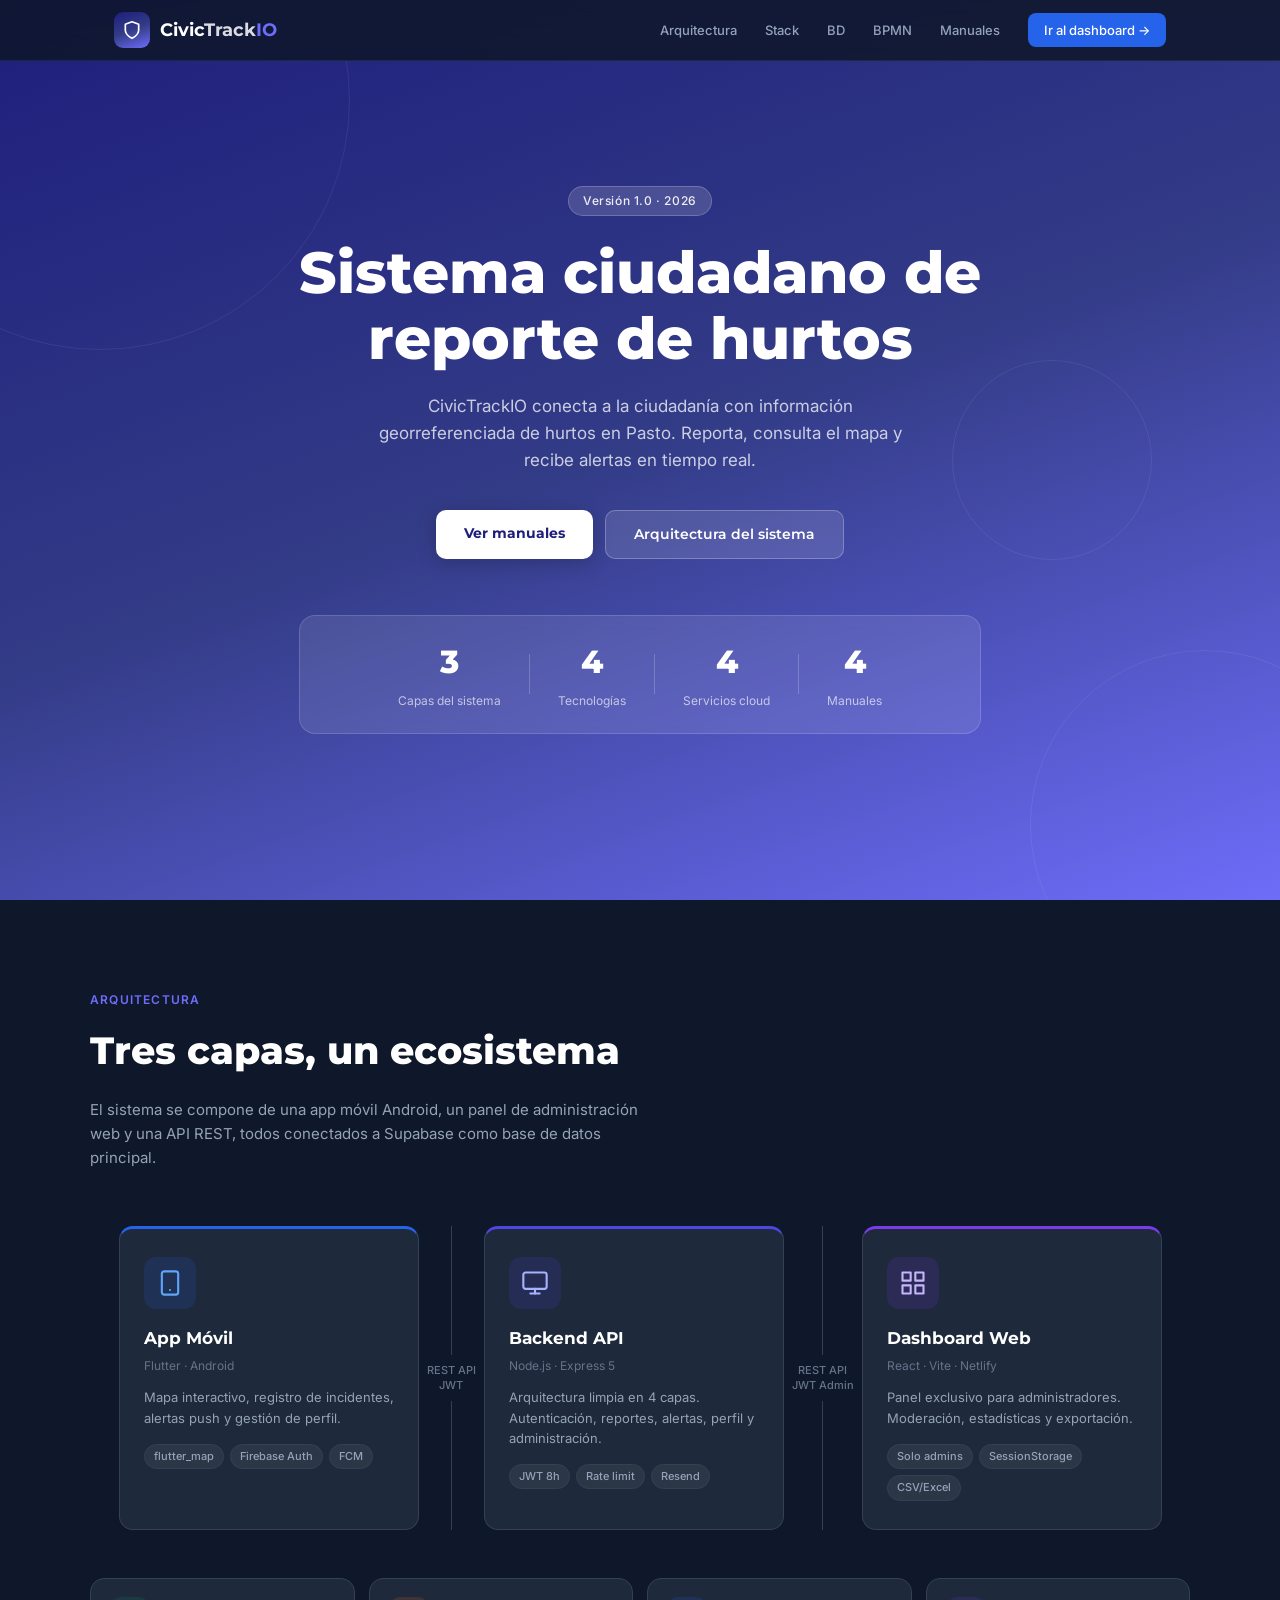
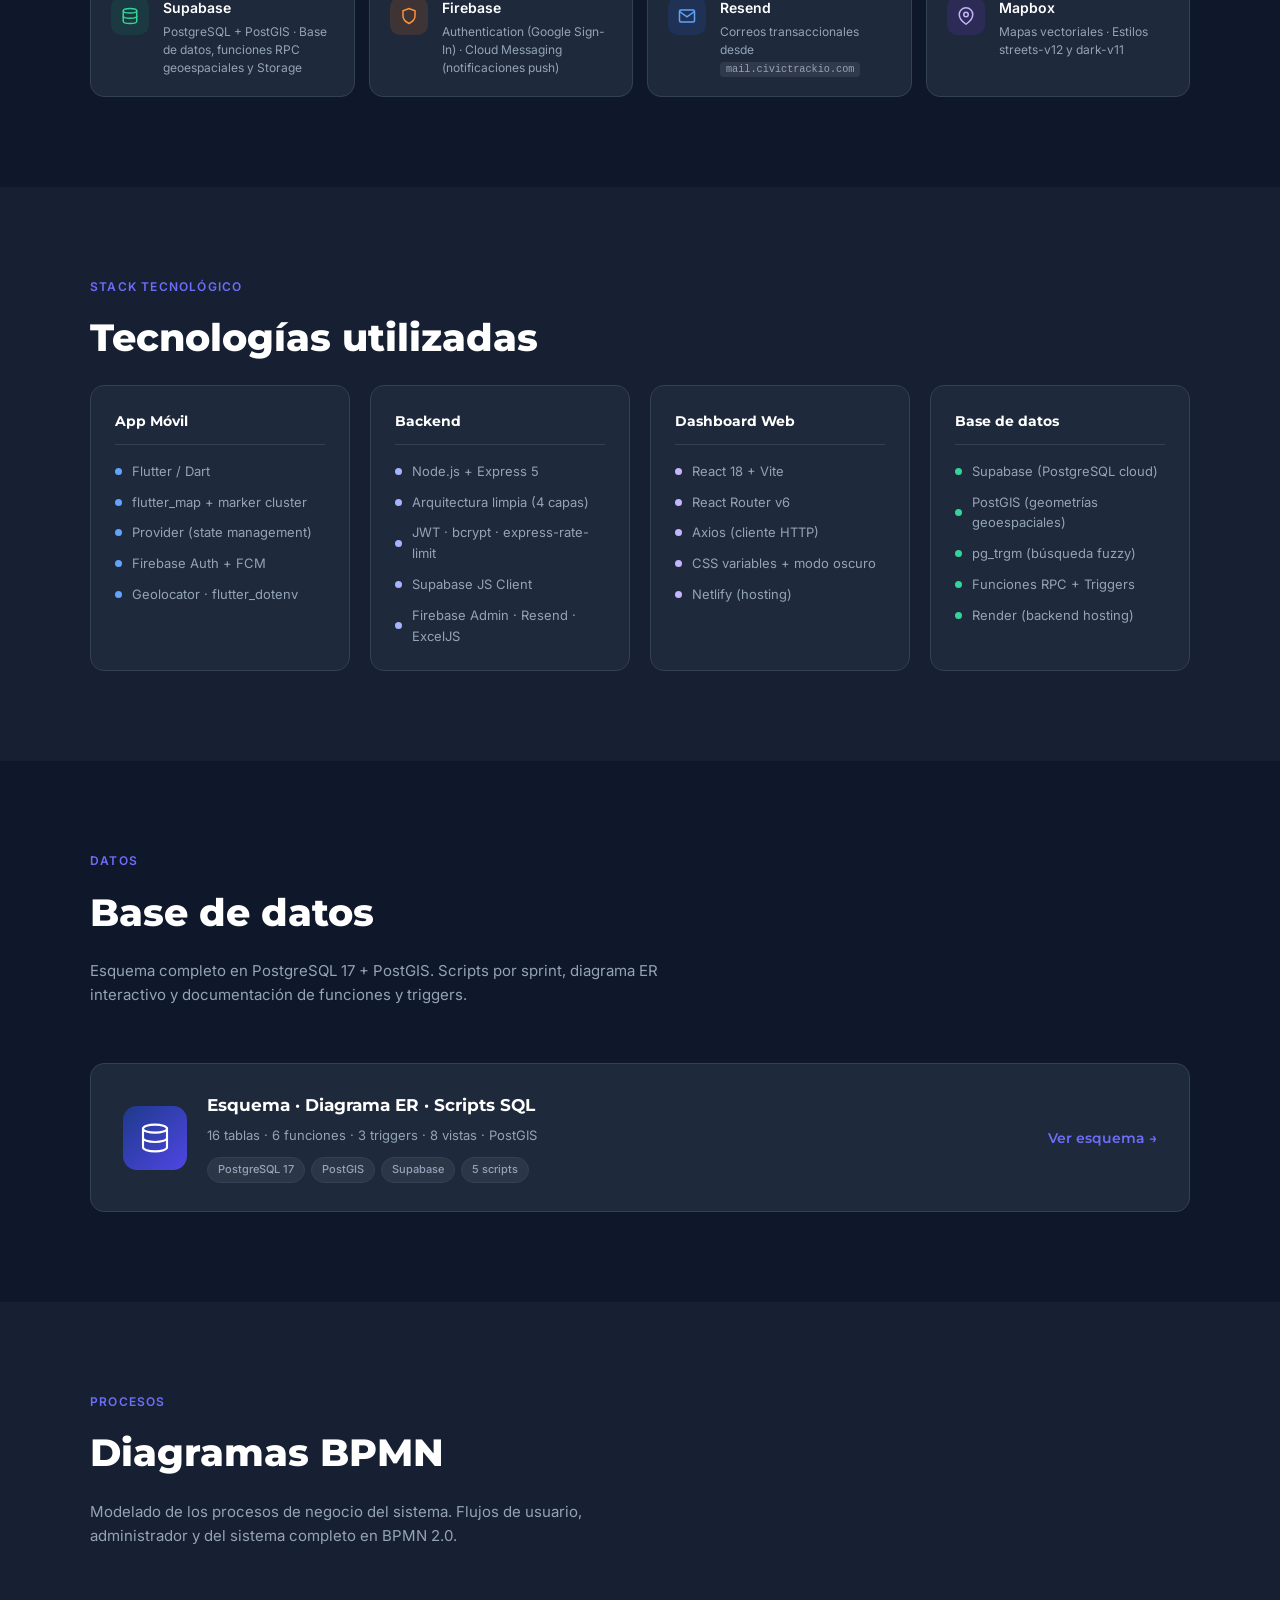
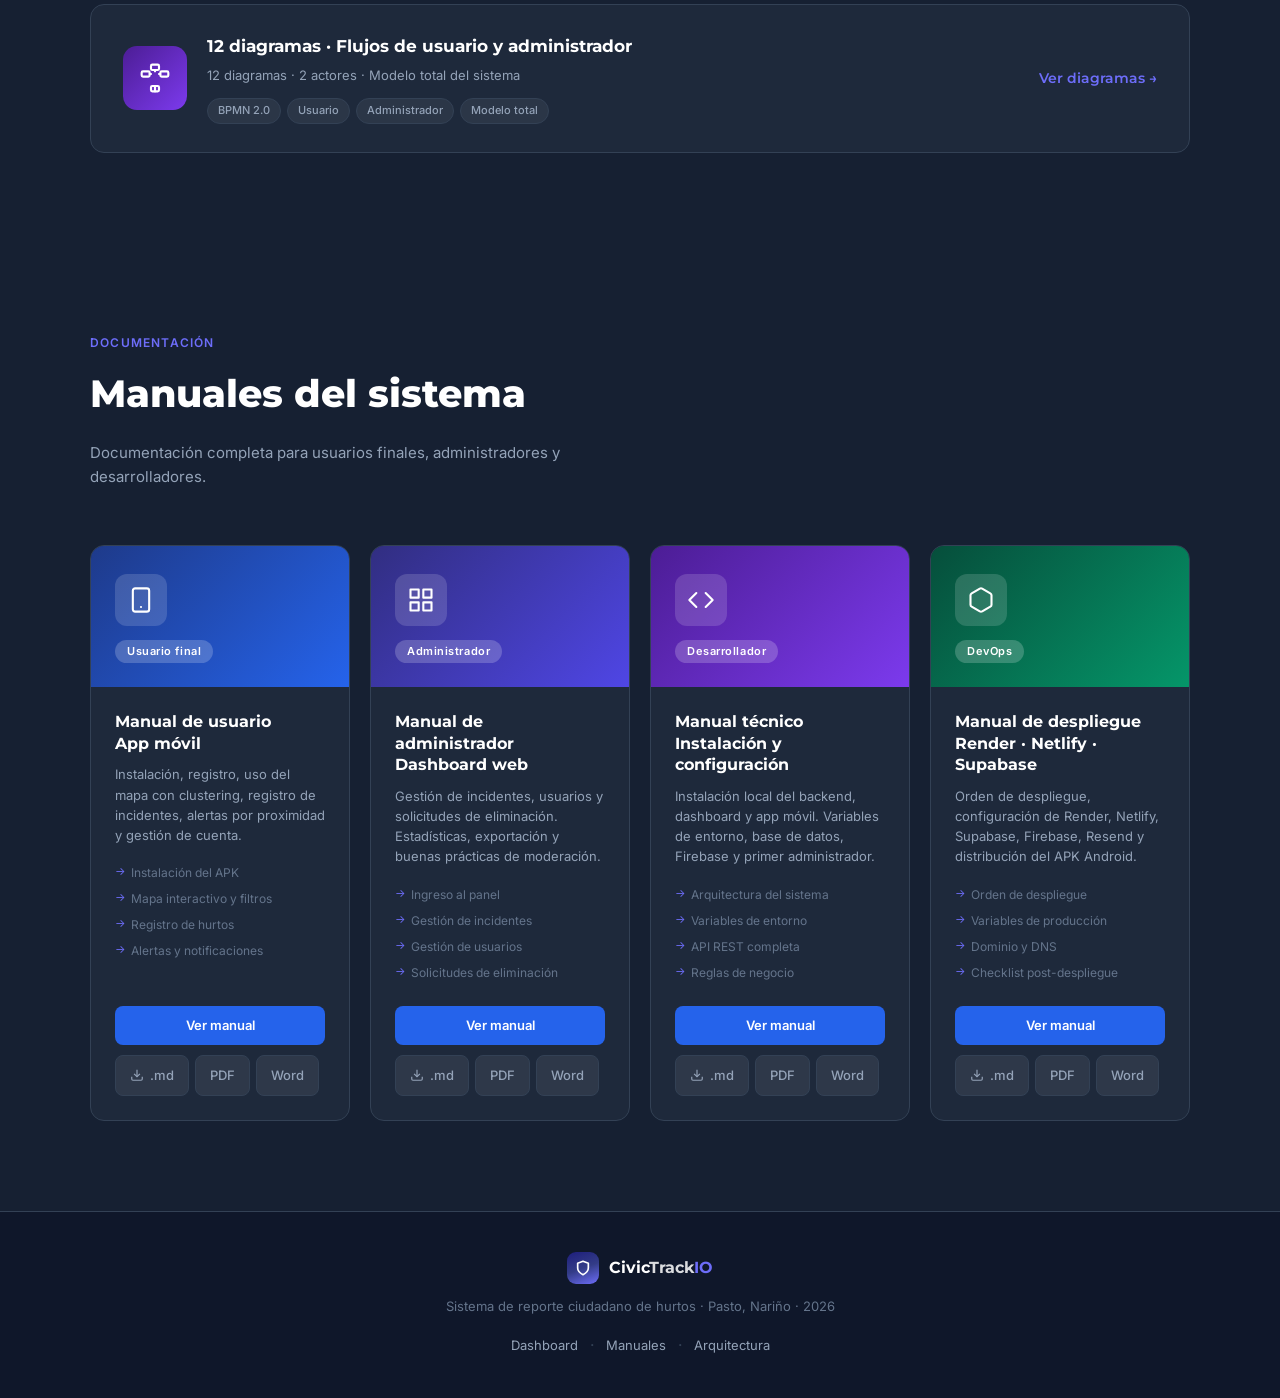
<file: docs-site/index.html>
<!DOCTYPE html>
<html lang="es">
<head>
  <meta charset="UTF-8" />
  <meta name="viewport" content="width=device-width, initial-scale=1.0" />
  <title>CivicTrackIO · Documentación</title>
  <link rel="preconnect" href="https://fonts.googleapis.com" />
  <link rel="preconnect" href="https://fonts.gstatic.com" crossorigin />
  <link href="https://fonts.googleapis.com/css2?family=Inter:wght@300;400;500;600;700&family=Montserrat:wght@600;700;800&display=swap" rel="stylesheet" />
  <link rel="stylesheet" href="style.css" />
</head>
<body>

  <!-- ── NAV ── -->
  <nav class="nav">
    <div class="nav-inner">
      <a href="#" class="nav-brand">
        <div class="nav-logo-circle">
          <svg width="20" height="20" viewBox="0 0 24 24" fill="none" stroke="#fff" stroke-width="2" stroke-linecap="round" stroke-linejoin="round">
            <path d="M12 22s8-4 8-10V5l-8-3-8 3v7c0 6 8 10 8 10z"/>
          </svg>
        </div>
        <span class="nav-name">Civic<span class="nav-name-accent">Track</span><span class="nav-name-io">IO</span></span>
      </a>
      <div class="nav-links">
        <a href="#arquitectura">Arquitectura</a>
        <a href="#stack">Stack</a>
        <a href="#base-de-datos">BD</a>
        <a href="#diagramas-bpmn">BPMN</a>
        <a href="#manuales">Manuales</a>
        <a href="https://civictrackio.com" target="_blank" class="nav-btn">Ir al dashboard →</a>
      </div>
    </div>
  </nav>

  <!-- ── HERO ── -->
  <section class="hero">
    <div class="hero-deco hero-deco-1"></div>
    <div class="hero-deco hero-deco-2"></div>
    <div class="hero-deco hero-deco-3"></div>
    <div class="hero-inner">
      <div class="hero-badge">Versión 1.0 · 2026</div>
      <h1 class="hero-title">Sistema ciudadano de<br/>reporte de hurtos</h1>
      <p class="hero-sub">CivicTrackIO conecta a la ciudadanía con información georreferenciada de hurtos en Pasto. Reporta, consulta el mapa y recibe alertas en tiempo real.</p>
      <div class="hero-actions">
        <a href="#manuales" class="btn-primary">Ver manuales</a>
        <a href="#arquitectura" class="btn-ghost">Arquitectura del sistema</a>
      </div>
      <div class="hero-stats">
        <div class="hero-stat">
          <span class="hero-stat-num">3</span>
          <span class="hero-stat-label">Capas del sistema</span>
        </div>
        <div class="hero-stat-divider"></div>
        <div class="hero-stat">
          <span class="hero-stat-num">4</span>
          <span class="hero-stat-label">Tecnologías</span>
        </div>
        <div class="hero-stat-divider"></div>
        <div class="hero-stat">
          <span class="hero-stat-num">4</span>
          <span class="hero-stat-label">Servicios cloud</span>
        </div>
        <div class="hero-stat-divider"></div>
        <div class="hero-stat">
          <span class="hero-stat-num">4</span>
          <span class="hero-stat-label">Manuales</span>
        </div>
      </div>
    </div>
  </section>

  <!-- ── ARQUITECTURA ── -->
  <section class="section" id="arquitectura">
    <div class="section-inner">
      <div class="section-label">Arquitectura</div>
      <h2 class="section-title">Tres capas, un ecosistema</h2>
      <p class="section-sub">El sistema se compone de una app móvil Android, un panel de administración web y una API REST, todos conectados a Supabase como base de datos principal.</p>

      <div class="arch-diagram">
        <!-- App móvil -->
        <div class="arch-node arch-node-blue">
          <div class="arch-node-icon">
            <svg width="28" height="28" viewBox="0 0 24 24" fill="none" stroke="currentColor" stroke-width="1.8" stroke-linecap="round" stroke-linejoin="round">
              <rect x="5" y="2" width="14" height="20" rx="2" ry="2"/>
              <line x1="12" y1="18" x2="12.01" y2="18"/>
            </svg>
          </div>
          <div class="arch-node-title">App Móvil</div>
          <div class="arch-node-tech">Flutter · Android</div>
          <div class="arch-node-desc">Mapa interactivo, registro de incidentes, alertas push y gestión de perfil.</div>
          <div class="arch-node-tags">
            <span>flutter_map</span>
            <span>Firebase Auth</span>
            <span>FCM</span>
          </div>
        </div>

        <!-- Flecha -->
        <div class="arch-arrow">
          <div class="arch-arrow-line"></div>
          <div class="arch-arrow-label">REST API<br/>JWT</div>
          <div class="arch-arrow-line"></div>
        </div>

        <!-- Backend -->
        <div class="arch-node arch-node-indigo">
          <div class="arch-node-icon">
            <svg width="28" height="28" viewBox="0 0 24 24" fill="none" stroke="currentColor" stroke-width="1.8" stroke-linecap="round" stroke-linejoin="round">
              <rect x="2" y="3" width="20" height="14" rx="2"/>
              <line x1="8" y1="21" x2="16" y2="21"/>
              <line x1="12" y1="17" x2="12" y2="21"/>
            </svg>
          </div>
          <div class="arch-node-title">Backend API</div>
          <div class="arch-node-tech">Node.js · Express 5</div>
          <div class="arch-node-desc">Arquitectura limpia en 4 capas. Autenticación, reportes, alertas, perfil y administración.</div>
          <div class="arch-node-tags">
            <span>JWT 8h</span>
            <span>Rate limit</span>
            <span>Resend</span>
          </div>
        </div>

        <!-- Flecha -->
        <div class="arch-arrow">
          <div class="arch-arrow-line"></div>
          <div class="arch-arrow-label">REST API<br/>JWT Admin</div>
          <div class="arch-arrow-line"></div>
        </div>

        <!-- Dashboard -->
        <div class="arch-node arch-node-violet">
          <div class="arch-node-icon">
            <svg width="28" height="28" viewBox="0 0 24 24" fill="none" stroke="currentColor" stroke-width="1.8" stroke-linecap="round" stroke-linejoin="round">
              <rect x="3" y="3" width="7" height="7"/><rect x="14" y="3" width="7" height="7"/>
              <rect x="3" y="14" width="7" height="7"/><rect x="14" y="14" width="7" height="7"/>
            </svg>
          </div>
          <div class="arch-node-title">Dashboard Web</div>
          <div class="arch-node-tech">React · Vite · Netlify</div>
          <div class="arch-node-desc">Panel exclusivo para administradores. Moderación, estadísticas y exportación.</div>
          <div class="arch-node-tags">
            <span>Solo admins</span>
            <span>SessionStorage</span>
            <span>CSV/Excel</span>
          </div>
        </div>
      </div>

      <!-- Servicios externos -->
      <div class="services-row">
        <div class="service-card">
          <div class="service-icon service-icon-green">
            <svg width="18" height="18" viewBox="0 0 24 24" fill="none" stroke="currentColor" stroke-width="2"><ellipse cx="12" cy="5" rx="9" ry="3"/><path d="M21 12c0 1.66-4 3-9 3s-9-1.34-9-3"/><path d="M3 5v14c0 1.66 4 3 9 3s9-1.34 9-3V5"/></svg>
          </div>
          <div>
            <div class="service-name">Supabase</div>
            <div class="service-desc">PostgreSQL + PostGIS · Base de datos, funciones RPC geoespaciales y Storage</div>
          </div>
        </div>
        <div class="service-card">
          <div class="service-icon service-icon-orange">
            <svg width="18" height="18" viewBox="0 0 24 24" fill="none" stroke="currentColor" stroke-width="2"><path d="M12 22s8-4 8-10V5l-8-3-8 3v7c0 6 8 10 8 10z"/></svg>
          </div>
          <div>
            <div class="service-name">Firebase</div>
            <div class="service-desc">Authentication (Google Sign-In) · Cloud Messaging (notificaciones push)</div>
          </div>
        </div>
        <div class="service-card">
          <div class="service-icon service-icon-blue">
            <svg width="18" height="18" viewBox="0 0 24 24" fill="none" stroke="currentColor" stroke-width="2"><path d="M4 4h16c1.1 0 2 .9 2 2v12c0 1.1-.9 2-2 2H4c-1.1 0-2-.9-2-2V6c0-1.1.9-2 2-2z"/><polyline points="22,6 12,13 2,6"/></svg>
          </div>
          <div>
            <div class="service-name">Resend</div>
            <div class="service-desc">Correos transaccionales desde <code>mail.civictrackio.com</code></div>
          </div>
        </div>
        <div class="service-card">
          <div class="service-icon service-icon-purple">
            <svg width="18" height="18" viewBox="0 0 24 24" fill="none" stroke="currentColor" stroke-width="2"><path d="M21 10c0 7-9 13-9 13s-9-6-9-13a9 9 0 0 1 18 0z"/><circle cx="12" cy="10" r="3"/></svg>
          </div>
          <div>
            <div class="service-name">Mapbox</div>
            <div class="service-desc">Mapas vectoriales · Estilos streets-v12 y dark-v11</div>
          </div>
        </div>
      </div>
    </div>
  </section>

  <!-- ── STACK ── -->
  <section class="section section-dark" id="stack">
    <div class="section-inner">
      <div class="section-label">Stack tecnológico</div>
      <h2 class="section-title">Tecnologías utilizadas</h2>
      <div class="stack-grid">
        <div class="stack-group">
          <div class="stack-group-title">App Móvil</div>
          <div class="stack-items">
            <div class="stack-item"><span class="stack-dot stack-dot-blue"></span>Flutter / Dart</div>
            <div class="stack-item"><span class="stack-dot stack-dot-blue"></span>flutter_map + marker cluster</div>
            <div class="stack-item"><span class="stack-dot stack-dot-blue"></span>Provider (state management)</div>
            <div class="stack-item"><span class="stack-dot stack-dot-blue"></span>Firebase Auth + FCM</div>
            <div class="stack-item"><span class="stack-dot stack-dot-blue"></span>Geolocator · flutter_dotenv</div>
          </div>
        </div>
        <div class="stack-group">
          <div class="stack-group-title">Backend</div>
          <div class="stack-items">
            <div class="stack-item"><span class="stack-dot stack-dot-indigo"></span>Node.js + Express 5</div>
            <div class="stack-item"><span class="stack-dot stack-dot-indigo"></span>Arquitectura limpia (4 capas)</div>
            <div class="stack-item"><span class="stack-dot stack-dot-indigo"></span>JWT · bcrypt · express-rate-limit</div>
            <div class="stack-item"><span class="stack-dot stack-dot-indigo"></span>Supabase JS Client</div>
            <div class="stack-item"><span class="stack-dot stack-dot-indigo"></span>Firebase Admin · Resend · ExcelJS</div>
          </div>
        </div>
        <div class="stack-group">
          <div class="stack-group-title">Dashboard Web</div>
          <div class="stack-items">
            <div class="stack-item"><span class="stack-dot stack-dot-violet"></span>React 18 + Vite</div>
            <div class="stack-item"><span class="stack-dot stack-dot-violet"></span>React Router v6</div>
            <div class="stack-item"><span class="stack-dot stack-dot-violet"></span>Axios (cliente HTTP)</div>
            <div class="stack-item"><span class="stack-dot stack-dot-violet"></span>CSS variables + modo oscuro</div>
            <div class="stack-item"><span class="stack-dot stack-dot-violet"></span>Netlify (hosting)</div>
          </div>
        </div>
        <div class="stack-group">
          <div class="stack-group-title">Base de datos</div>
          <div class="stack-items">
            <div class="stack-item"><span class="stack-dot stack-dot-green"></span>Supabase (PostgreSQL cloud)</div>
            <div class="stack-item"><span class="stack-dot stack-dot-green"></span>PostGIS (geometrías geoespaciales)</div>
            <div class="stack-item"><span class="stack-dot stack-dot-green"></span>pg_trgm (búsqueda fuzzy)</div>
            <div class="stack-item"><span class="stack-dot stack-dot-green"></span>Funciones RPC + Triggers</div>
            <div class="stack-item"><span class="stack-dot stack-dot-green"></span>Render (backend hosting)</div>
          </div>
        </div>
      </div>
    </div>
  </section>

  <!-- ── BASE DE DATOS ── -->
  <section class="section" id="base-de-datos">
    <div class="section-inner">
      <div class="section-label">Datos</div>
      <h2 class="section-title">Base de datos</h2>
      <p class="section-sub">Esquema completo en PostgreSQL 17 + PostGIS. Scripts por sprint, diagrama ER interactivo y documentación de funciones y triggers.</p>
      <a href="db.html" class="db-entry-card">
        <div class="db-entry-left">
          <div class="db-entry-icon">
            <svg width="32" height="32" viewBox="0 0 24 24" fill="none" stroke="currentColor" stroke-width="1.6" stroke-linecap="round" stroke-linejoin="round">
              <ellipse cx="12" cy="5" rx="9" ry="3"/>
              <path d="M21 12c0 1.66-4 3-9 3s-9-1.34-9-3"/>
              <path d="M3 5v14c0 1.66 4 3 9 3s9-1.34 9-3V5"/>
            </svg>
          </div>
          <div>
            <div class="db-entry-title">Esquema · Diagrama ER · Scripts SQL</div>
            <div class="db-entry-sub">16 tablas · 6 funciones · 3 triggers · 8 vistas · PostGIS</div>
            <div class="db-entry-tags">
              <span>PostgreSQL 17</span>
              <span>PostGIS</span>
              <span>Supabase</span>
              <span>5 scripts</span>
            </div>
          </div>
        </div>
        <div class="db-entry-arrow">Ver esquema →</div>
      </a>
    </div>
  </section>

  <!-- ── DIAGRAMAS BPMN ── -->
  <section class="section section-dark" id="diagramas-bpmn">
    <div class="section-inner">
      <div class="section-label">Procesos</div>
      <h2 class="section-title">Diagramas BPMN</h2>
      <p class="section-sub">Modelado de los procesos de negocio del sistema. Flujos de usuario, administrador y del sistema completo en BPMN 2.0.</p>
      <a href="bpmn.html" class="db-entry-card">
        <div class="db-entry-left">
          <div class="db-entry-icon" style="background: linear-gradient(135deg,#4c1d95,#7c3aed);">
            <svg width="32" height="32" viewBox="0 0 24 24" fill="none" stroke="currentColor" stroke-width="1.6" stroke-linecap="round" stroke-linejoin="round">
              <rect x="2" y="7" width="6" height="4" rx="1"/>
              <rect x="16" y="7" width="6" height="4" rx="1"/>
              <rect x="9" y="2" width="6" height="4" rx="1"/>
              <rect x="9" y="18" width="6" height="4" rx="1"/>
              <line x1="8" y1="9" x2="9" y2="9"/>
              <line x1="15" y1="9" x2="16" y2="9"/>
              <line x1="12" y1="6" x2="12" y2="7"/>
              <line x1="12" y1="18" x2="12" y2="22"/>
            </svg>
          </div>
          <div>
            <div class="db-entry-title">12 diagramas · Flujos de usuario y administrador</div>
            <div class="db-entry-sub">12 diagramas · 2 actores · Modelo total del sistema</div>
            <div class="db-entry-tags">
              <span>BPMN 2.0</span>
              <span>Usuario</span>
              <span>Administrador</span>
              <span>Modelo total</span>
            </div>
          </div>
        </div>
        <div class="db-entry-arrow">Ver diagramas →</div>
      </a>
    </div>
  </section>

  <!-- ── MANUALES ── -->
  <section class="section section-dark" id="manuales">
    <div class="section-inner">
      <div class="section-label">Documentación</div>
      <h2 class="section-title">Manuales del sistema</h2>
      <p class="section-sub">Documentación completa para usuarios finales, administradores y desarrolladores.</p>

      <div class="manuals-grid">

        <div class="manual-card">
          <div class="manual-card-header manual-header-blue">
            <div class="manual-icon">
              <svg width="28" height="28" viewBox="0 0 24 24" fill="none" stroke="currentColor" stroke-width="1.8" stroke-linecap="round" stroke-linejoin="round">
                <rect x="5" y="2" width="14" height="20" rx="2" ry="2"/>
                <line x1="12" y1="18" x2="12.01" y2="18"/>
              </svg>
            </div>
            <div class="manual-badge">Usuario final</div>
          </div>
          <div class="manual-card-body">
            <h3 class="manual-title">Manual de usuario<br/>App móvil</h3>
            <p class="manual-desc">Instalación, registro, uso del mapa con clustering, registro de incidentes, alertas por proximidad y gestión de cuenta.</p>
            <ul class="manual-topics">
              <li>Instalación del APK</li>
              <li>Mapa interactivo y filtros</li>
              <li>Registro de hurtos</li>
              <li>Alertas y notificaciones</li>
            </ul>
            <div class="manual-actions">
              <a href="viewer.html?manual=usuario" class="manual-btn-view">Ver manual</a>
              <div class="manual-dl-group">
                <a href="manuales/manual-usuario.md" download class="manual-btn-dl">
                  <svg width="14" height="14" viewBox="0 0 24 24" fill="none" stroke="currentColor" stroke-width="2"><path d="M21 15v4a2 2 0 0 1-2 2H5a2 2 0 0 1-2-2v-4"/><polyline points="7 10 12 15 17 10"/><line x1="12" y1="15" x2="12" y2="3"/></svg>
                  .md
                </a>
                <a href="viewer.html?manual=usuario&export=pdf" class="manual-btn-dl">PDF</a>
                <a href="viewer.html?manual=usuario&export=word" class="manual-btn-dl">Word</a>
              </div>
            </div>
          </div>
        </div>

        <div class="manual-card">
          <div class="manual-card-header manual-header-indigo">
            <div class="manual-icon">
              <svg width="28" height="28" viewBox="0 0 24 24" fill="none" stroke="currentColor" stroke-width="1.8" stroke-linecap="round" stroke-linejoin="round">
                <rect x="3" y="3" width="7" height="7"/><rect x="14" y="3" width="7" height="7"/>
                <rect x="3" y="14" width="7" height="7"/><rect x="14" y="14" width="7" height="7"/>
              </svg>
            </div>
            <div class="manual-badge">Administrador</div>
          </div>
          <div class="manual-card-body">
            <h3 class="manual-title">Manual de administrador<br/>Dashboard web</h3>
            <p class="manual-desc">Gestión de incidentes, usuarios y solicitudes de eliminación. Estadísticas, exportación y buenas prácticas de moderación.</p>
            <ul class="manual-topics">
              <li>Ingreso al panel</li>
              <li>Gestión de incidentes</li>
              <li>Gestión de usuarios</li>
              <li>Solicitudes de eliminación</li>
            </ul>
            <div class="manual-actions">
              <a href="viewer.html?manual=admin" class="manual-btn-view">Ver manual</a>
              <div class="manual-dl-group">
                <a href="manuales/manual-admin.md" download class="manual-btn-dl">
                  <svg width="14" height="14" viewBox="0 0 24 24" fill="none" stroke="currentColor" stroke-width="2"><path d="M21 15v4a2 2 0 0 1-2 2H5a2 2 0 0 1-2-2v-4"/><polyline points="7 10 12 15 17 10"/><line x1="12" y1="15" x2="12" y2="3"/></svg>
                  .md
                </a>
                <a href="viewer.html?manual=admin&export=pdf" class="manual-btn-dl">PDF</a>
                <a href="viewer.html?manual=admin&export=word" class="manual-btn-dl">Word</a>
              </div>
            </div>
          </div>
        </div>

        <div class="manual-card">
          <div class="manual-card-header manual-header-violet">
            <div class="manual-icon">
              <svg width="28" height="28" viewBox="0 0 24 24" fill="none" stroke="currentColor" stroke-width="1.8" stroke-linecap="round" stroke-linejoin="round">
                <polyline points="16 18 22 12 16 6"/><polyline points="8 6 2 12 8 18"/>
              </svg>
            </div>
            <div class="manual-badge">Desarrollador</div>
          </div>
          <div class="manual-card-body">
            <h3 class="manual-title">Manual técnico<br/>Instalación y configuración</h3>
            <p class="manual-desc">Instalación local del backend, dashboard y app móvil. Variables de entorno, base de datos, Firebase y primer administrador.</p>
            <ul class="manual-topics">
              <li>Arquitectura del sistema</li>
              <li>Variables de entorno</li>
              <li>API REST completa</li>
              <li>Reglas de negocio</li>
            </ul>
            <div class="manual-actions">
              <a href="viewer.html?manual=tecnico" class="manual-btn-view">Ver manual</a>
              <div class="manual-dl-group">
                <a href="manuales/manual-tecnico.md" download class="manual-btn-dl">
                  <svg width="14" height="14" viewBox="0 0 24 24" fill="none" stroke="currentColor" stroke-width="2"><path d="M21 15v4a2 2 0 0 1-2 2H5a2 2 0 0 1-2-2v-4"/><polyline points="7 10 12 15 17 10"/><line x1="12" y1="15" x2="12" y2="3"/></svg>
                  .md
                </a>
                <a href="viewer.html?manual=tecnico&export=pdf" class="manual-btn-dl">PDF</a>
                <a href="viewer.html?manual=tecnico&export=word" class="manual-btn-dl">Word</a>
              </div>
            </div>
          </div>
        </div>

        <div class="manual-card">
          <div class="manual-card-header manual-header-green">
            <div class="manual-icon">
              <svg width="28" height="28" viewBox="0 0 24 24" fill="none" stroke="currentColor" stroke-width="1.8" stroke-linecap="round" stroke-linejoin="round">
                <path d="M21 16V8a2 2 0 0 0-1-1.73l-7-4a2 2 0 0 0-2 0l-7 4A2 2 0 0 0 3 8v8a2 2 0 0 0 1 1.73l7 4a2 2 0 0 0 2 0l7-4A2 2 0 0 0 21 16z"/>
              </svg>
            </div>
            <div class="manual-badge">DevOps</div>
          </div>
          <div class="manual-card-body">
            <h3 class="manual-title">Manual de despliegue<br/>Render · Netlify · Supabase</h3>
            <p class="manual-desc">Orden de despliegue, configuración de Render, Netlify, Supabase, Firebase, Resend y distribución del APK Android.</p>
            <ul class="manual-topics">
              <li>Orden de despliegue</li>
              <li>Variables de producción</li>
              <li>Dominio y DNS</li>
              <li>Checklist post-despliegue</li>
            </ul>
            <div class="manual-actions">
              <a href="viewer.html?manual=despliegue" class="manual-btn-view">Ver manual</a>
              <div class="manual-dl-group">
                <a href="manuales/manual-despliegue.md" download class="manual-btn-dl">
                  <svg width="14" height="14" viewBox="0 0 24 24" fill="none" stroke="currentColor" stroke-width="2"><path d="M21 15v4a2 2 0 0 1-2 2H5a2 2 0 0 1-2-2v-4"/><polyline points="7 10 12 15 17 10"/><line x1="12" y1="15" x2="12" y2="3"/></svg>
                  .md
                </a>
                <a href="viewer.html?manual=despliegue&export=pdf" class="manual-btn-dl">PDF</a>
                <a href="viewer.html?manual=despliegue&export=word" class="manual-btn-dl">Word</a>
              </div>
            </div>
          </div>
        </div>

      </div>
    </div>
  </section>

  <!-- ── FOOTER ── -->
  <footer class="footer">
    <div class="footer-inner">
      <div class="footer-brand">
        <div class="nav-logo-circle" style="width:32px;height:32px;">
          <svg width="16" height="16" viewBox="0 0 24 24" fill="none" stroke="#fff" stroke-width="2.5" stroke-linecap="round" stroke-linejoin="round">
            <path d="M12 22s8-4 8-10V5l-8-3-8 3v7c0 6 8 10 8 10z"/>
          </svg>
        </div>
        <span class="nav-name" style="font-size:16px;">Civic<span class="nav-name-accent">Track</span><span class="nav-name-io">IO</span></span>
      </div>
      <p class="footer-copy">Sistema de reporte ciudadano de hurtos · Pasto, Nariño · 2026</p>
      <div class="footer-links">
        <a href="https://civictrackio.com" target="_blank">Dashboard</a>
        <span>·</span>
        <a href="#manuales">Manuales</a>
        <span>·</span>
        <a href="#arquitectura">Arquitectura</a>
      </div>
    </div>
  </footer>

  <script src="main.js"></script>
</body>
</html>
</file>
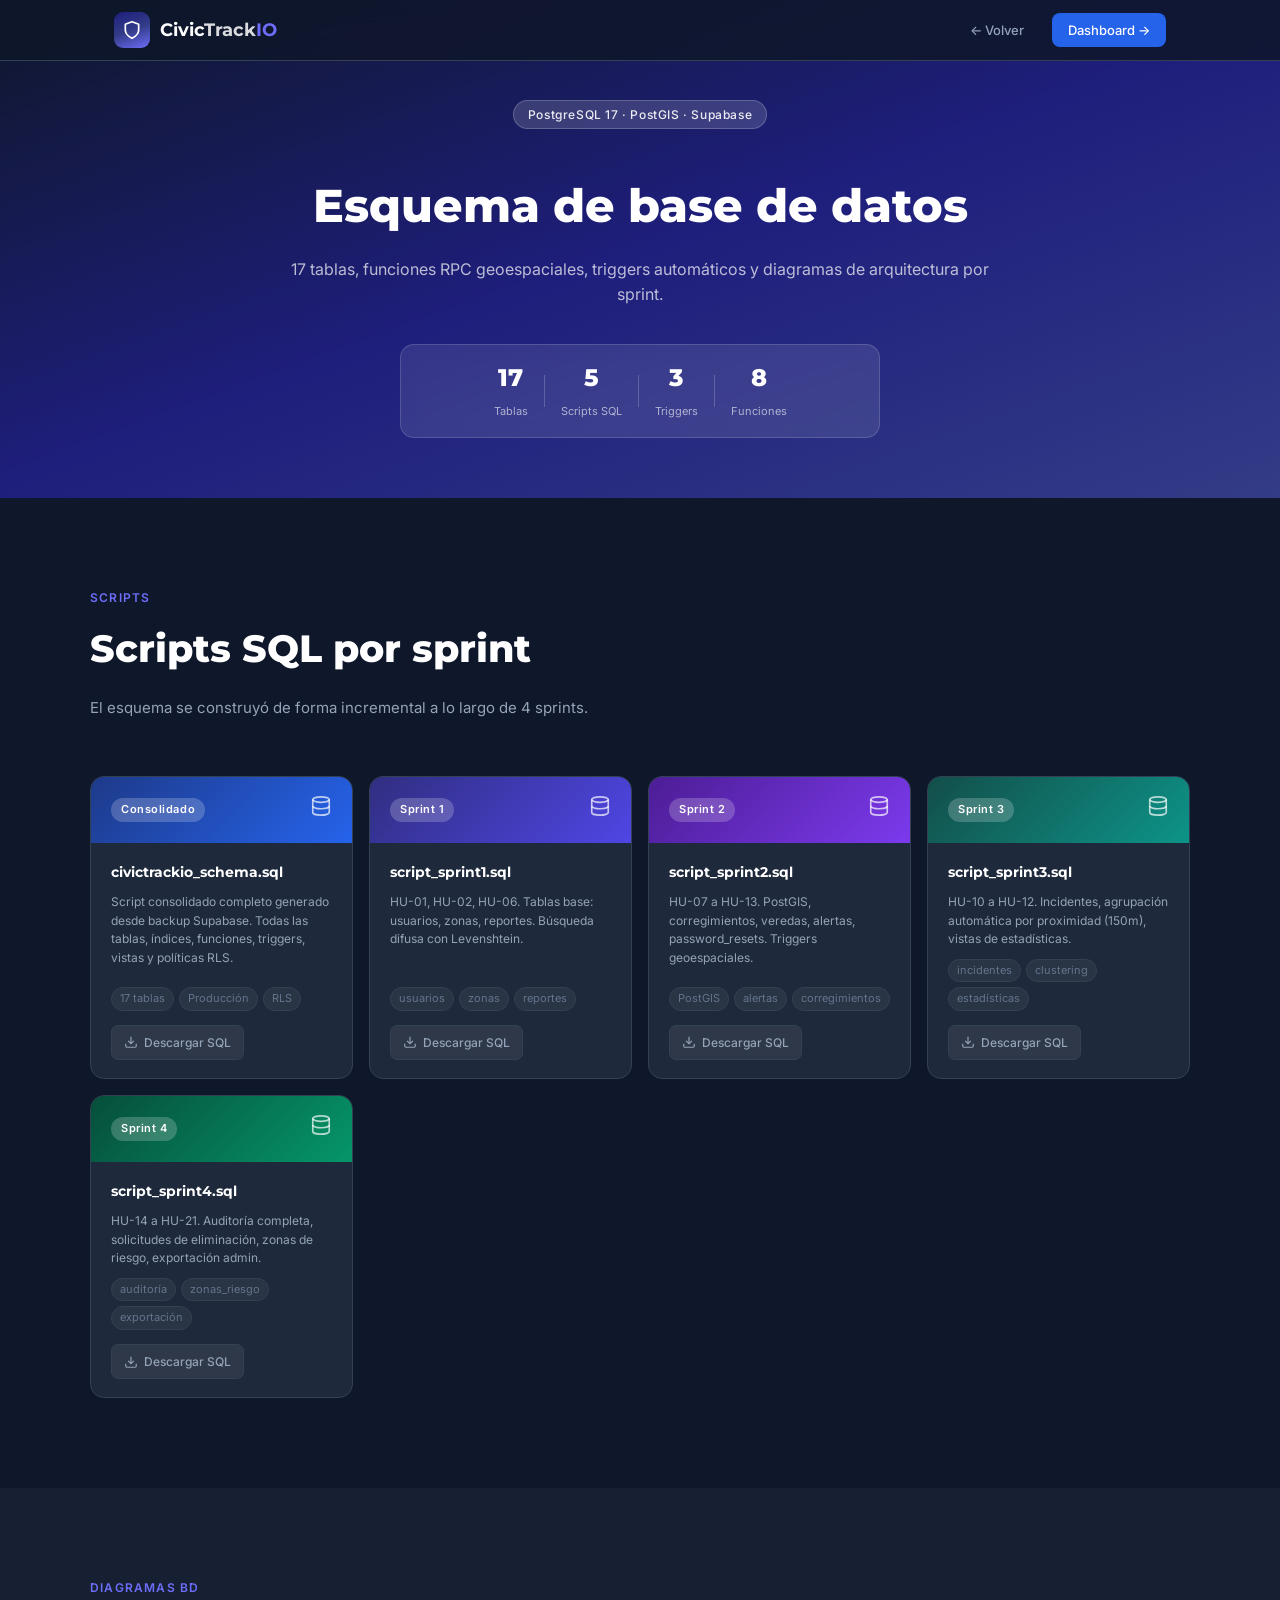
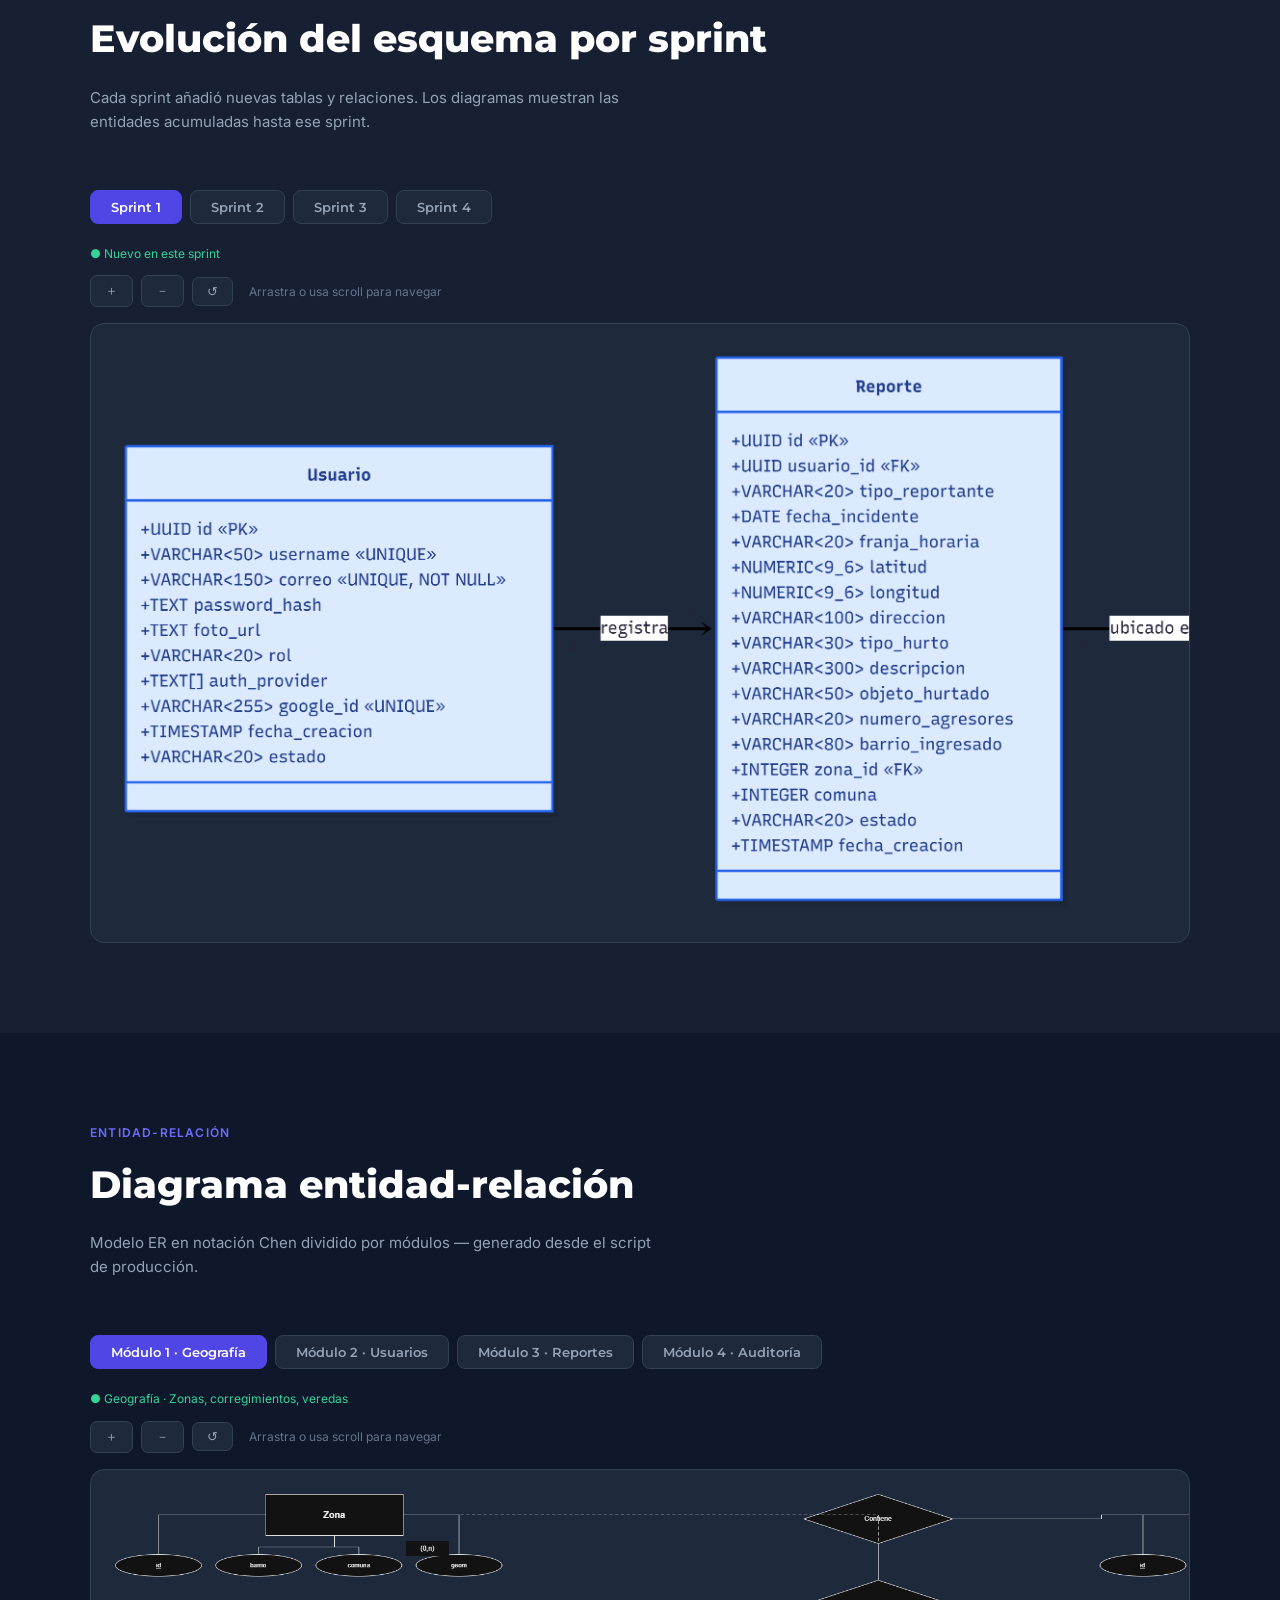
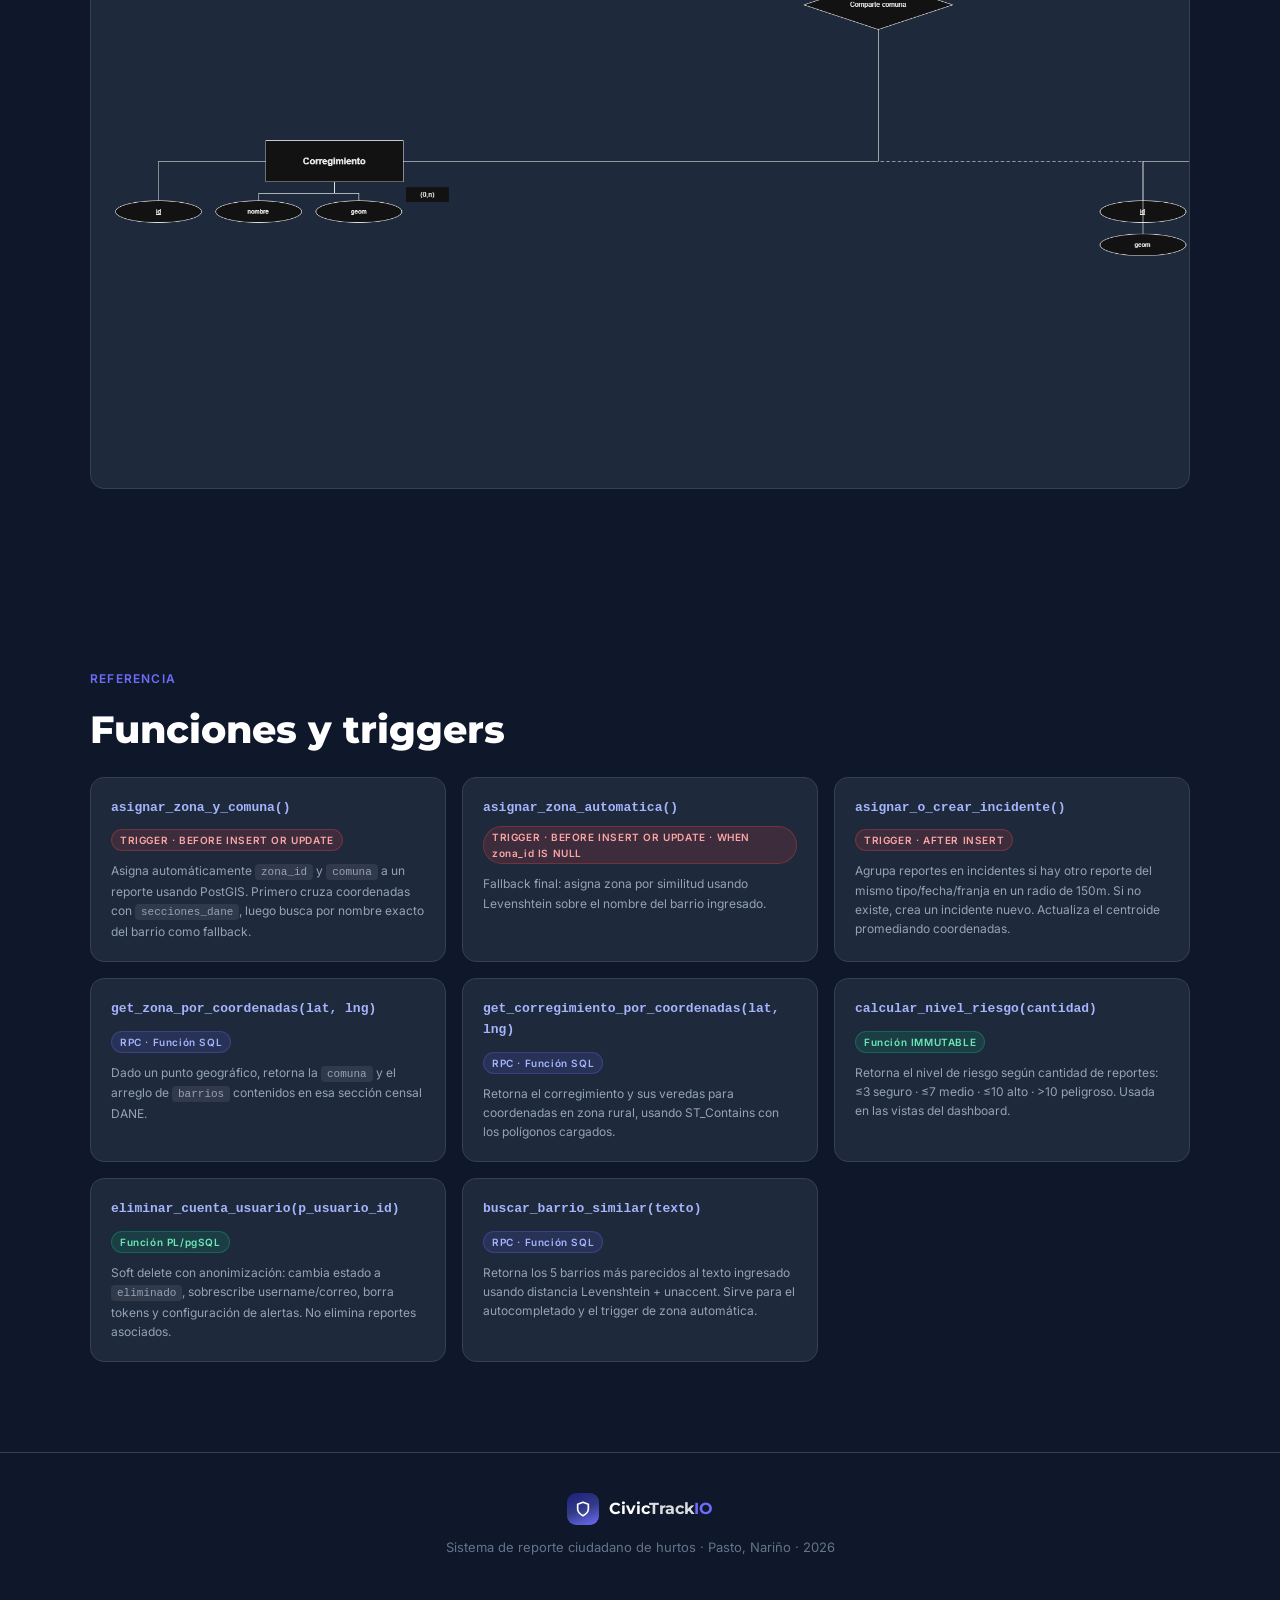
<file: docs-site/db.html>
<!DOCTYPE html>
<html lang="es">
<head>
  <meta charset="UTF-8" />
  <meta name="viewport" content="width=device-width, initial-scale=1.0" />
  <title>Base de datos · CivicTrackIO</title>
  <link rel="preconnect" href="https://fonts.googleapis.com" />
  <link rel="preconnect" href="https://fonts.gstatic.com" crossorigin />
  <link href="https://fonts.googleapis.com/css2?family=Inter:wght@300;400;500;600;700&family=Montserrat:wght@600;700;800&display=swap" rel="stylesheet" />
  <link rel="stylesheet" href="style.css" />
  <link rel="stylesheet" href="db.css" />
</head>
<body>

  <nav class="nav">
    <div class="nav-inner">
      <a href="index.html" class="nav-brand">
        <div class="nav-logo-circle">
          <svg width="20" height="20" viewBox="0 0 24 24" fill="none" stroke="#fff" stroke-width="2" stroke-linecap="round" stroke-linejoin="round">
            <path d="M12 22s8-4 8-10V5l-8-3-8 3v7c0 6 8 10 8 10z"/>
          </svg>
        </div>
        <span class="nav-name">Civic<span class="nav-name-accent">Track</span><span class="nav-name-io">IO</span></span>
      </a>
      <div class="nav-links">
        <a href="index.html">← Volver</a>
        <a href="https://civictrackio.com" target="_blank" class="nav-btn">Dashboard →</a>
      </div>
    </div>
  </nav>

  <!-- HERO -->
  <section class="db-hero">
    <div class="db-hero-inner">
      <div class="hero-badge">PostgreSQL 17 · PostGIS · Supabase</div>
      <h1 class="db-hero-title">Esquema de base de datos</h1>
      <p class="db-hero-sub">17 tablas, funciones RPC geoespaciales, triggers automáticos y diagramas de arquitectura por sprint.</p>
      <div class="db-hero-stats">
        <div class="db-stat"><span class="db-stat-num">17</span><span class="db-stat-label">Tablas</span></div>
        <div class="db-stat-div"></div>
        <div class="db-stat"><span class="db-stat-num">5</span><span class="db-stat-label">Scripts SQL</span></div>
        <div class="db-stat-div"></div>
        <div class="db-stat"><span class="db-stat-num">3</span><span class="db-stat-label">Triggers</span></div>
        <div class="db-stat-div"></div>
        <div class="db-stat"><span class="db-stat-num">8</span><span class="db-stat-label">Funciones</span></div>
      </div>
    </div>
  </section>

  <!-- SCRIPTS SQL -->
  <section class="section">
    <div class="section-inner">
      <div class="section-label">Scripts</div>
      <h2 class="section-title">Scripts SQL por sprint</h2>
      <p class="section-sub">El esquema se construyó de forma incremental a lo largo de 4 sprints.</p>
      <div class="sql-grid">

        <div class="sql-card">
          <div class="sql-card-header sql-header-blue">
            <div class="sql-sprint-badge">Consolidado</div>
            <div class="sql-icon">
              <svg width="22" height="22" viewBox="0 0 24 24" fill="none" stroke="currentColor" stroke-width="1.8"><ellipse cx="12" cy="5" rx="9" ry="3"/><path d="M21 12c0 1.66-4 3-9 3s-9-1.34-9-3"/><path d="M3 5v14c0 1.66 4 3 9 3s9-1.34 9-3V5"/></svg>
            </div>
          </div>
          <div class="sql-card-body">
            <div class="sql-title">civictrackio_schema.sql</div>
            <div class="sql-desc">Script consolidado completo generado desde backup Supabase. Todas las tablas, índices, funciones, triggers, vistas y políticas RLS.</div>
            <div class="sql-tags"><span>17 tablas</span><span>Producción</span><span>RLS</span></div>
            <a href="sql/civictrackio_schema.sql" download class="sql-dl-btn">
              <svg width="14" height="14" viewBox="0 0 24 24" fill="none" stroke="currentColor" stroke-width="2"><path d="M21 15v4a2 2 0 0 1-2 2H5a2 2 0 0 1-2-2v-4"/><polyline points="7 10 12 15 17 10"/><line x1="12" y1="15" x2="12" y2="3"/></svg>
              Descargar SQL
            </a>
          </div>
        </div>

        <div class="sql-card">
          <div class="sql-card-header sql-header-indigo">
            <div class="sql-sprint-badge">Sprint 1</div>
            <div class="sql-icon">
              <svg width="22" height="22" viewBox="0 0 24 24" fill="none" stroke="currentColor" stroke-width="1.8"><ellipse cx="12" cy="5" rx="9" ry="3"/><path d="M21 12c0 1.66-4 3-9 3s-9-1.34-9-3"/><path d="M3 5v14c0 1.66 4 3 9 3s9-1.34 9-3V5"/></svg>
            </div>
          </div>
          <div class="sql-card-body">
            <div class="sql-title">script_sprint1.sql</div>
            <div class="sql-desc">HU-01, HU-02, HU-06. Tablas base: usuarios, zonas, reportes. Búsqueda difusa con Levenshtein.</div>
            <div class="sql-tags"><span>usuarios</span><span>zonas</span><span>reportes</span></div>
            <a href="sql/script_sprint1.sql" download class="sql-dl-btn">
              <svg width="14" height="14" viewBox="0 0 24 24" fill="none" stroke="currentColor" stroke-width="2"><path d="M21 15v4a2 2 0 0 1-2 2H5a2 2 0 0 1-2-2v-4"/><polyline points="7 10 12 15 17 10"/><line x1="12" y1="15" x2="12" y2="3"/></svg>
              Descargar SQL
            </a>
          </div>
        </div>

        <div class="sql-card">
          <div class="sql-card-header sql-header-violet">
            <div class="sql-sprint-badge">Sprint 2</div>
            <div class="sql-icon">
              <svg width="22" height="22" viewBox="0 0 24 24" fill="none" stroke="currentColor" stroke-width="1.8"><ellipse cx="12" cy="5" rx="9" ry="3"/><path d="M21 12c0 1.66-4 3-9 3s-9-1.34-9-3"/><path d="M3 5v14c0 1.66 4 3 9 3s9-1.34 9-3V5"/></svg>
            </div>
          </div>
          <div class="sql-card-body">
            <div class="sql-title">script_sprint2.sql</div>
            <div class="sql-desc">HU-07 a HU-13. PostGIS, corregimientos, veredas, alertas, password_resets. Triggers geoespaciales.</div>
            <div class="sql-tags"><span>PostGIS</span><span>alertas</span><span>corregimientos</span></div>
            <a href="sql/script_sprint2.sql" download class="sql-dl-btn">
              <svg width="14" height="14" viewBox="0 0 24 24" fill="none" stroke="currentColor" stroke-width="2"><path d="M21 15v4a2 2 0 0 1-2 2H5a2 2 0 0 1-2-2v-4"/><polyline points="7 10 12 15 17 10"/><line x1="12" y1="15" x2="12" y2="3"/></svg>
              Descargar SQL
            </a>
          </div>
        </div>

        <div class="sql-card">
          <div class="sql-card-header sql-header-teal">
            <div class="sql-sprint-badge">Sprint 3</div>
            <div class="sql-icon">
              <svg width="22" height="22" viewBox="0 0 24 24" fill="none" stroke="currentColor" stroke-width="1.8"><ellipse cx="12" cy="5" rx="9" ry="3"/><path d="M21 12c0 1.66-4 3-9 3s-9-1.34-9-3"/><path d="M3 5v14c0 1.66 4 3 9 3s9-1.34 9-3V5"/></svg>
            </div>
          </div>
          <div class="sql-card-body">
            <div class="sql-title">script_sprint3.sql</div>
            <div class="sql-desc">HU-10 a HU-12. Incidentes, agrupación automática por proximidad (150m), vistas de estadísticas.</div>
            <div class="sql-tags"><span>incidentes</span><span>clustering</span><span>estadísticas</span></div>
            <a href="sql/script_sprint3.sql" download class="sql-dl-btn">
              <svg width="14" height="14" viewBox="0 0 24 24" fill="none" stroke="currentColor" stroke-width="2"><path d="M21 15v4a2 2 0 0 1-2 2H5a2 2 0 0 1-2-2v-4"/><polyline points="7 10 12 15 17 10"/><line x1="12" y1="15" x2="12" y2="3"/></svg>
              Descargar SQL
            </a>
          </div>
        </div>

        <div class="sql-card">
          <div class="sql-card-header sql-header-green">
            <div class="sql-sprint-badge">Sprint 4</div>
            <div class="sql-icon">
              <svg width="22" height="22" viewBox="0 0 24 24" fill="none" stroke="currentColor" stroke-width="1.8"><ellipse cx="12" cy="5" rx="9" ry="3"/><path d="M21 12c0 1.66-4 3-9 3s-9-1.34-9-3"/><path d="M3 5v14c0 1.66 4 3 9 3s9-1.34 9-3V5"/></svg>
            </div>
          </div>
          <div class="sql-card-body">
            <div class="sql-title">script_sprint4.sql</div>
            <div class="sql-desc">HU-14 a HU-21. Auditoría completa, solicitudes de eliminación, zonas de riesgo, exportación admin.</div>
            <div class="sql-tags"><span>auditoría</span><span>zonas_riesgo</span><span>exportación</span></div>
            <a href="sql/script_sprint4.sql" download class="sql-dl-btn">
              <svg width="14" height="14" viewBox="0 0 24 24" fill="none" stroke="currentColor" stroke-width="2"><path d="M21 15v4a2 2 0 0 1-2 2H5a2 2 0 0 1-2-2v-4"/><polyline points="7 10 12 15 17 10"/><line x1="12" y1="15" x2="12" y2="3"/></svg>
              Descargar SQL
            </a>
          </div>
        </div>

      </div>
    </div>
  </section>

  <!-- DIAGRAMAS BD POR SPRINT -->
  <section class="section section-dark" id="diagrama">
    <div class="section-inner">
      <div class="section-label">Diagramas BD</div>
      <h2 class="section-title">Evolución del esquema por sprint</h2>
      <p class="section-sub">Cada sprint añadió nuevas tablas y relaciones. Los diagramas muestran las entidades acumuladas hasta ese sprint.</p>

      <div class="uml-tabs">
        <button class="uml-tab active" data-sprint="1">Sprint 1</button>
        <button class="uml-tab" data-sprint="2">Sprint 2</button>
        <button class="uml-tab" data-sprint="3">Sprint 3</button>
        <button class="uml-tab" data-sprint="4">Sprint 4</button>
      </div>

      <!-- Sprint 1 -->
      <div class="uml-panel active" id="uml-1">
        <div class="uml-legend"><span class="uml-leg uml-leg-new">● Nuevo en este sprint</span></div>
        <div class="er-controls">
          <button class="er-btn uml-zoom-in">＋</button>
          <button class="er-btn uml-zoom-out">－</button>
          <button class="er-btn uml-reset">↺</button>
          <span class="er-hint">Arrastra o usa scroll para navegar</span>
        </div>
        <div class="er-viewport">
          <div class="er-canvas uml-img-canvas" id="canvas-1">
            <img src="diagramas-uml/diagrama_sprint1.png" alt="Diagrama BD Sprint 1" class="uml-diagram-img" />
          </div>
        </div>
      </div>

      <!-- Sprint 2 -->
      <div class="uml-panel" id="uml-2">
        <div class="uml-legend">
          <span class="uml-leg uml-leg-new">● Nuevo</span>
          <span class="uml-leg uml-leg-mod">● Modificado</span>
          <span class="uml-leg uml-leg-existing">● Existente</span>
        </div>
        <div class="er-controls">
          <button class="er-btn uml-zoom-in">＋</button>
          <button class="er-btn uml-zoom-out">－</button>
          <button class="er-btn uml-reset">↺</button>
          <span class="er-hint">Arrastra o usa scroll para navegar</span>
        </div>
        <div class="er-viewport">
          <div class="er-canvas uml-img-canvas" id="canvas-2">
            <img src="diagramas-uml/diagrama_sprint2.png" alt="Diagrama BD Sprint 2" class="uml-diagram-img" />
          </div>
        </div>
      </div>

      <!-- Sprint 3 -->
      <div class="uml-panel" id="uml-3">
        <div class="uml-legend">
          <span class="uml-leg uml-leg-new">● Nuevo</span>
          <span class="uml-leg uml-leg-mod">● Modificado</span>
          <span class="uml-leg uml-leg-existing">● Existente</span>
        </div>
        <div class="er-controls">
          <button class="er-btn uml-zoom-in">＋</button>
          <button class="er-btn uml-zoom-out">－</button>
          <button class="er-btn uml-reset">↺</button>
          <span class="er-hint">Arrastra o usa scroll para navegar</span>
        </div>
        <div class="er-viewport">
          <div class="er-canvas uml-img-canvas" id="canvas-3">
            <img src="diagramas-uml/diagrama_sprint3.png" alt="Diagrama BD Sprint 3" class="uml-diagram-img" />
          </div>
        </div>
      </div>

      <!-- Sprint 4 -->
      <div class="uml-panel" id="uml-4">
        <div class="uml-legend">
          <span class="uml-leg uml-leg-new">● Nuevo</span>
          <span class="uml-leg uml-leg-existing">● Existente</span>
        </div>
        <div class="er-controls">
          <button class="er-btn uml-zoom-in">＋</button>
          <button class="er-btn uml-zoom-out">－</button>
          <button class="er-btn uml-reset">↺</button>
          <span class="er-hint">Arrastra o usa scroll para navegar</span>
        </div>
        <div class="er-viewport">
          <div class="er-canvas uml-img-canvas" id="canvas-4">
            <img src="diagramas-uml/diagrama_sprint4.png" alt="Diagrama BD Sprint 4" class="uml-diagram-img" />
          </div>
        </div>
      </div>

    </div>
  </section>

  <!-- DIAGRAMA ER -->
  <section class="section" id="diagrama-er">
    <div class="section-inner">
      <div class="section-label">Entidad-Relación</div>
      <h2 class="section-title">Diagrama entidad-relación</h2>
      <p class="section-sub">Modelo ER en notación Chen dividido por módulos — generado desde el script de producción.</p>

      <div class="uml-tabs">
        <button class="er-mod-tab active" data-mod="1">Módulo 1 · Geografía</button>
        <button class="er-mod-tab" data-mod="2">Módulo 2 · Usuarios</button>
        <button class="er-mod-tab" data-mod="3">Módulo 3 · Reportes</button>
        <button class="er-mod-tab" data-mod="4">Módulo 4 · Auditoría</button>
      </div>

      <!-- Módulo 1 -->
      <div class="uml-panel active" id="er-mod-1">
        <div class="uml-legend"><span class="uml-leg" style="color:#34D399;">● Geografía · Zonas, corregimientos, veredas</span></div>
        <div class="er-controls">
          <button class="er-btn er-mod-zoom-in uml-zoom-in">＋</button>
          <button class="er-btn er-mod-zoom-out uml-zoom-out">－</button>
          <button class="er-btn er-mod-reset uml-reset">↺</button>
          <span class="er-hint">Arrastra o usa scroll para navegar</span>
        </div>
        <div class="er-viewport">
          <div class="er-canvas uml-img-canvas" id="er-canvas-1">
            <img src="diagramas-er/CivicTrackIO_Modelo_ER_Chen-Módulo 1 — Geografía.drawio.png" alt="ER Módulo 1 — Geografía" class="uml-diagram-img" />
          </div>
        </div>
      </div>

      <!-- Módulo 2 -->
      <div class="uml-panel" id="er-mod-2">
        <div class="uml-legend"><span class="uml-leg" style="color:#60A5FA;">● Usuarios y cuenta</span></div>
        <div class="er-controls">
          <button class="er-btn er-mod-zoom-in uml-zoom-in">＋</button>
          <button class="er-btn er-mod-zoom-out uml-zoom-out">－</button>
          <button class="er-btn er-mod-reset uml-reset">↺</button>
          <span class="er-hint">Arrastra o usa scroll para navegar</span>
        </div>
        <div class="er-viewport">
          <div class="er-canvas uml-img-canvas" id="er-canvas-2">
            <img src="diagramas-er/CivicTrackIO_Modelo_ER_Chen-Módulo 2 — Usuarios y cuenta.drawio.png" alt="ER Módulo 2 — Usuarios y cuenta" class="uml-diagram-img" />
          </div>
        </div>
      </div>

      <!-- Módulo 3 -->
      <div class="uml-panel" id="er-mod-3">
        <div class="uml-legend"><span class="uml-leg" style="color:#FB923C;">● Reportes e incidentes</span></div>
        <div class="er-controls">
          <button class="er-btn er-mod-zoom-in uml-zoom-in">＋</button>
          <button class="er-btn er-mod-zoom-out uml-zoom-out">－</button>
          <button class="er-btn er-mod-reset uml-reset">↺</button>
          <span class="er-hint">Arrastra o usa scroll para navegar</span>
        </div>
        <div class="er-viewport">
          <div class="er-canvas uml-img-canvas" id="er-canvas-3">
            <img src="diagramas-er/CivicTrackIO_Modelo_ER_Chen-Módulo 3 — Reportes e incidentes.drawio.png" alt="ER Módulo 3 — Reportes e incidentes" class="uml-diagram-img" />
          </div>
        </div>
      </div>

      <!-- Módulo 4 -->
      <div class="uml-panel" id="er-mod-4">
        <div class="uml-legend"><span class="uml-leg" style="color:#94A3B8;">● Auditoría y solicitudes</span></div>
        <div class="er-controls">
          <button class="er-btn er-mod-zoom-in uml-zoom-in">＋</button>
          <button class="er-btn er-mod-zoom-out uml-zoom-out">－</button>
          <button class="er-btn er-mod-reset uml-reset">↺</button>
          <span class="er-hint">Arrastra o usa scroll para navegar</span>
        </div>
        <div class="er-viewport">
          <div class="er-canvas uml-img-canvas" id="er-canvas-4">
            <img src="diagramas-er/CivicTrackIO_Modelo_ER_Chen-Módulo 4 — Auditoría y solicitudes.drawio.png" alt="ER Módulo 4 — Auditoría y solicitudes" class="uml-diagram-img" />
          </div>
        </div>
      </div>

    </div>
  </section>




<section class="section">
    <div class="section-inner">
      <div class="section-label">Referencia</div>
      <h2 class="section-title">Funciones y triggers</h2>
      <div class="fn-grid">

        <div class="fn-card">
          <div class="fn-name">asignar_zona_y_comuna()</div>
          <div class="fn-type fn-trigger">TRIGGER · BEFORE INSERT OR UPDATE</div>
          <div class="fn-desc">Asigna automáticamente <code>zona_id</code> y <code>comuna</code> a un reporte usando PostGIS. Primero cruza coordenadas con <code>secciones_dane</code>, luego busca por nombre exacto del barrio como fallback.</div>
        </div>

        <div class="fn-card">
          <div class="fn-name">asignar_zona_automatica()</div>
          <div class="fn-type fn-trigger">TRIGGER · BEFORE INSERT OR UPDATE · WHEN zona_id IS NULL</div>
          <div class="fn-desc">Fallback final: asigna zona por similitud usando Levenshtein sobre el nombre del barrio ingresado.</div>
        </div>

        <div class="fn-card">
          <div class="fn-name">asignar_o_crear_incidente()</div>
          <div class="fn-type fn-trigger">TRIGGER · AFTER INSERT</div>
          <div class="fn-desc">Agrupa reportes en incidentes si hay otro reporte del mismo tipo/fecha/franja en un radio de 150m. Si no existe, crea un incidente nuevo. Actualiza el centroide promediando coordenadas.</div>
        </div>

        <div class="fn-card">
          <div class="fn-name">get_zona_por_coordenadas(lat, lng)</div>
          <div class="fn-type fn-rpc">RPC · Función SQL</div>
          <div class="fn-desc">Dado un punto geográfico, retorna la <code>comuna</code> y el arreglo de <code>barrios</code> contenidos en esa sección censal DANE.</div>
        </div>

        <div class="fn-card">
          <div class="fn-name">get_corregimiento_por_coordenadas(lat, lng)</div>
          <div class="fn-type fn-rpc">RPC · Función SQL</div>
          <div class="fn-desc">Retorna el corregimiento y sus veredas para coordenadas en zona rural, usando ST_Contains con los polígonos cargados.</div>
        </div>

        <div class="fn-card">
          <div class="fn-name">calcular_nivel_riesgo(cantidad)</div>
          <div class="fn-type fn-util">Función IMMUTABLE</div>
          <div class="fn-desc">Retorna el nivel de riesgo según cantidad de reportes: ≤3 seguro · ≤7 medio · ≤10 alto · &gt;10 peligroso. Usada en las vistas del dashboard.</div>
        </div>

        <div class="fn-card">
          <div class="fn-name">eliminar_cuenta_usuario(p_usuario_id)</div>
          <div class="fn-type fn-util">Función PL/pgSQL</div>
          <div class="fn-desc">Soft delete con anonimización: cambia estado a <code>eliminado</code>, sobrescribe username/correo, borra tokens y configuración de alertas. No elimina reportes asociados.</div>
        </div>

        <div class="fn-card">
          <div class="fn-name">buscar_barrio_similar(texto)</div>
          <div class="fn-type fn-rpc">RPC · Función SQL</div>
          <div class="fn-desc">Retorna los 5 barrios más parecidos al texto ingresado usando distancia Levenshtein + unaccent. Sirve para el autocompletado y el trigger de zona automática.</div>
        </div>

      </div>
    </div>
  </section>

  <footer class="footer">
    <div class="footer-inner">
      <div class="footer-brand">
        <div class="nav-logo-circle" style="width:32px;height:32px;">
          <svg width="16" height="16" viewBox="0 0 24 24" fill="none" stroke="#fff" stroke-width="2.5" stroke-linecap="round" stroke-linejoin="round">
            <path d="M12 22s8-4 8-10V5l-8-3-8 3v7c0 6 8 10 8 10z"/>
          </svg>
        </div>
        <span class="nav-name" style="font-size:16px;">Civic<span class="nav-name-accent">Track</span><span class="nav-name-io">IO</span></span>
      </div>
      <p class="footer-copy">Sistema de reporte ciudadano de hurtos · Pasto, Nariño · 2026</p>
    </div>
  </footer>

  <script src="db.js"></script>
</body>
</html>
</file>
<file: docs-site/style.css>
/* ── Reset & base ── */
*, *::before, *::after { box-sizing: border-box; margin: 0; padding: 0; }

:root {
  --gradient: linear-gradient(160deg, #1E1E7C, #333C87, #6D6DF9);
  --blue:     #2563EB;
  --blue-dark:#1E3A8A;
  --indigo:   #4F46E5;
  --violet:   #7C3AED;
  --green:    #059669;
  --bg:       #0F172A;
  --bg-card:  #1E293B;
  --bg-card2: #162032;
  --border:   #334155;
  --text:     #F1F5F9;
  --text-sub: #94A3B8;
  --text-muted: #64748B;
  --radius:   14px;
  --font-title: 'Montserrat', sans-serif;
  --font-body:  'Inter', sans-serif;
}

html { scroll-behavior: smooth; }

body {
  font-family: var(--font-body);
  background: var(--bg);
  color: var(--text);
  line-height: 1.6;
  -webkit-font-smoothing: antialiased;
}

a { text-decoration: none; color: inherit; }
code { font-family: 'Courier New', monospace; font-size: 0.85em; background: rgba(255,255,255,0.08); padding: 2px 6px; border-radius: 4px; }

/* ── NAV ── */
.nav {
  position: fixed; top: 0; left: 0; right: 0; z-index: 100;
  background: rgba(15, 23, 42, 0.85);
  backdrop-filter: blur(12px);
  border-bottom: 1px solid var(--border);
}
.nav-inner {
  max-width: 1100px; margin: 0 auto;
  display: flex; align-items: center; justify-content: space-between;
  padding: 0 24px; height: 60px;
}
.nav-brand { display: flex; align-items: center; gap: 10px; text-decoration: none; }
.nav-logo-circle {
  width: 36px; height: 36px; border-radius: 9px;
  background: var(--gradient);
  display: flex; align-items: center; justify-content: center;
  flex-shrink: 0;
}
.nav-name {
  font-family: var(--font-title);
  font-weight: 700; font-size: 18px; color: #fff;
}
.nav-name-accent { color: rgba(255,255,255,0.85); }
.nav-name-io { color: #6D6DF9; }

.nav-links { display: flex; align-items: center; gap: 28px; }
.nav-links a {
  font-size: 13px; font-weight: 500; color: var(--text-sub);
  transition: color 0.2s;
}
.nav-links a:hover { color: #fff; }
.nav-btn {
  background: var(--blue); color: #fff !important;
  padding: 7px 16px; border-radius: 8px;
  font-size: 13px; font-weight: 600;
  transition: background 0.2s !important;
}
.nav-btn:hover { background: var(--blue-dark) !important; }

/* ── HERO ── */
.hero {
  min-height: 100vh;
  background: var(--gradient);
  display: flex; align-items: center; justify-content: center;
  position: relative; overflow: hidden;
  padding: 100px 24px 80px;
}
.hero-deco {
  position: absolute; border-radius: 50%;
  border: 1px solid rgba(255,255,255,0.07);
  pointer-events: none;
}
.hero-deco-1 { width: 500px; height: 500px; top: -150px; left: -150px; }
.hero-deco-2 { width: 350px; height: 350px; bottom: -100px; right: -100px; }
.hero-deco-3 { width: 200px; height: 200px; top: 40%; right: 10%; }

.hero-inner {
  position: relative; z-index: 1;
  max-width: 760px; text-align: center;
}
.hero-badge {
  display: inline-block;
  background: rgba(255,255,255,0.15);
  border: 1px solid rgba(255,255,255,0.2);
  color: rgba(255,255,255,0.9);
  font-size: 12px; font-weight: 500;
  padding: 4px 14px; border-radius: 99px;
  margin-bottom: 24px; letter-spacing: 0.05em;
}
.hero-title {
  font-family: var(--font-title);
  font-size: clamp(36px, 5vw, 58px);
  font-weight: 800; color: #fff;
  line-height: 1.15; margin-bottom: 20px;
}
.hero-sub {
  font-size: 17px; color: rgba(255,255,255,0.75);
  max-width: 560px; margin: 0 auto 36px;
  line-height: 1.6;
}
.hero-actions { display: flex; gap: 12px; justify-content: center; flex-wrap: wrap; margin-bottom: 56px; }

.btn-primary {
  background: #fff; color: #1E1E7C;
  font-family: var(--font-title); font-weight: 700; font-size: 14px;
  padding: 12px 28px; border-radius: 10px;
  transition: transform 0.2s, box-shadow 0.2s;
  box-shadow: 0 4px 20px rgba(0,0,0,0.2);
}
.btn-primary:hover { transform: translateY(-2px); box-shadow: 0 8px 28px rgba(0,0,0,0.3); }

.btn-ghost {
  background: rgba(255,255,255,0.12);
  border: 1px solid rgba(255,255,255,0.25);
  color: #fff;
  font-family: var(--font-title); font-weight: 600; font-size: 14px;
  padding: 12px 28px; border-radius: 10px;
  transition: background 0.2s;
}
.btn-ghost:hover { background: rgba(255,255,255,0.2); }

.hero-stats {
  display: flex; align-items: center; justify-content: center;
  gap: 0; flex-wrap: wrap;
  background: rgba(255,255,255,0.1);
  border: 1px solid rgba(255,255,255,0.15);
  border-radius: 16px; padding: 20px 32px;
  backdrop-filter: blur(8px);
}
.hero-stat { text-align: center; padding: 0 28px; }
.hero-stat-num {
  font-family: var(--font-title); font-size: 32px; font-weight: 800; color: #fff;
  display: block;
}
.hero-stat-label { font-size: 12px; color: rgba(255,255,255,0.65); font-weight: 400; }
.hero-stat-divider { width: 1px; height: 40px; background: rgba(255,255,255,0.2); }

/* ── SECTIONS ── */
.section { padding: 90px 24px; }
.section-dark { background: var(--bg-card2); }
.section-inner { max-width: 1100px; margin: 0 auto; }

.section-label {
  font-size: 12px; font-weight: 600; letter-spacing: 0.1em;
  color: #6D6DF9; text-transform: uppercase; margin-bottom: 12px;
}
.section-title {
  font-family: var(--font-title); font-size: clamp(26px, 3.5vw, 38px);
  font-weight: 800; color: #fff; margin-bottom: 16px;
}
.section-sub {
  font-size: 15px; color: var(--text-sub);
  max-width: 580px; margin-bottom: 56px; line-height: 1.6;
}

/* ── ARCH DIAGRAM ── */
.arch-diagram {
  display: flex; align-items: stretch; gap: 0;
  margin-bottom: 48px; flex-wrap: wrap; justify-content: center;
}
.arch-node {
  flex: 1; min-width: 240px; max-width: 300px;
  background: var(--bg-card); border-radius: var(--radius);
  padding: 28px 24px; border: 1px solid var(--border);
  transition: transform 0.2s, box-shadow 0.2s;
}
.arch-node:hover { transform: translateY(-4px); box-shadow: 0 12px 32px rgba(0,0,0,0.3); }

.arch-node-blue  { border-top: 3px solid var(--blue); }
.arch-node-indigo{ border-top: 3px solid var(--indigo); }
.arch-node-violet{ border-top: 3px solid var(--violet); }

.arch-node-icon {
  width: 52px; height: 52px; border-radius: 12px;
  display: flex; align-items: center; justify-content: center;
  margin-bottom: 16px;
}
.arch-node-blue   .arch-node-icon { background: rgba(37,99,235,0.15); color: #60A5FA; }
.arch-node-indigo .arch-node-icon { background: rgba(79,70,229,0.15); color: #A5B4FC; }
.arch-node-violet .arch-node-icon { background: rgba(124,58,237,0.15); color: #C4B5FD; }

.arch-node-title { font-family: var(--font-title); font-size: 17px; font-weight: 700; color: #fff; margin-bottom: 4px; }
.arch-node-tech  { font-size: 12px; color: var(--text-muted); margin-bottom: 12px; }
.arch-node-desc  { font-size: 13px; color: var(--text-sub); line-height: 1.55; margin-bottom: 16px; }
.arch-node-tags  { display: flex; flex-wrap: wrap; gap: 6px; }
.arch-node-tags span {
  font-size: 11px; font-weight: 500; color: var(--text-sub);
  background: rgba(255,255,255,0.06); border: 1px solid var(--border);
  padding: 3px 9px; border-radius: 99px;
}

.arch-arrow {
  display: flex; flex-direction: column;
  align-items: center; justify-content: center;
  padding: 0 8px; gap: 8px; color: var(--text-muted);
  font-size: 11px; font-weight: 500; text-align: center;
  min-width: 64px;
}
.arch-arrow-line {
  flex: 1; width: 1px; background: var(--border); min-height: 30px;
}
.arch-arrow-label { line-height: 1.4; }

/* Servicios externos */
.services-row {
  display: grid; grid-template-columns: repeat(auto-fit, minmax(220px, 1fr));
  gap: 14px;
}
.service-card {
  display: flex; align-items: flex-start; gap: 14px;
  background: var(--bg-card); border: 1px solid var(--border);
  border-radius: var(--radius); padding: 18px 20px;
}
.service-icon {
  width: 38px; height: 38px; border-radius: 10px; flex-shrink: 0;
  display: flex; align-items: center; justify-content: center;
}
.service-icon-green  { background: rgba(5,150,105,0.15); color: #34D399; }
.service-icon-orange { background: rgba(249,115,22,0.15); color: #FB923C; }
.service-icon-blue   { background: rgba(37,99,235,0.15);  color: #60A5FA; }
.service-icon-purple { background: rgba(124,58,237,0.15); color: #C4B5FD; }
.service-name { font-size: 14px; font-weight: 600; color: #fff; margin-bottom: 4px; }
.service-desc { font-size: 12px; color: var(--text-sub); line-height: 1.5; }

/* ── STACK ── */
.stack-grid {
  display: grid; grid-template-columns: repeat(auto-fit, minmax(220px, 1fr));
  gap: 20px;
}
.stack-group {
  background: var(--bg-card); border: 1px solid var(--border);
  border-radius: var(--radius); padding: 24px;
}
.stack-group-title {
  font-family: var(--font-title); font-size: 14px; font-weight: 700;
  color: #fff; margin-bottom: 16px;
  padding-bottom: 12px; border-bottom: 1px solid var(--border);
}
.stack-items { display: flex; flex-direction: column; gap: 10px; }
.stack-item {
  display: flex; align-items: center; gap: 10px;
  font-size: 13px; color: var(--text-sub);
}
.stack-dot {
  width: 7px; height: 7px; border-radius: 50%; flex-shrink: 0;
}
.stack-dot-blue   { background: #60A5FA; }
.stack-dot-indigo { background: #A5B4FC; }
.stack-dot-violet { background: #C4B5FD; }
.stack-dot-green  { background: #34D399; }

/* ── MANUALS GRID ── */
.manuals-grid {
  display: grid; grid-template-columns: repeat(auto-fit, minmax(260px, 1fr));
  gap: 20px;
}
.manual-card {
  background: var(--bg-card); border: 1px solid var(--border);
  border-radius: var(--radius); overflow: hidden;
  transition: transform 0.2s, box-shadow 0.2s;
  display: flex; flex-direction: column;
}
.manual-card:hover { transform: translateY(-4px); box-shadow: 0 16px 40px rgba(0,0,0,0.4); }

.manual-card-header {
  padding: 28px 24px 24px;
  display: flex; flex-direction: column; gap: 14px;
}
.manual-header-blue   { background: linear-gradient(135deg, #1E3A8A, #2563EB); }
.manual-header-indigo { background: linear-gradient(135deg, #312E81, #4F46E5); }
.manual-header-violet { background: linear-gradient(135deg, #4C1D95, #7C3AED); }
.manual-header-green  { background: linear-gradient(135deg, #064E3B, #059669); }

.manual-icon {
  width: 52px; height: 52px; border-radius: 12px;
  background: rgba(255,255,255,0.15);
  display: flex; align-items: center; justify-content: center;
  color: #fff;
}
.manual-badge {
  display: inline-block;
  background: rgba(255,255,255,0.2); color: #fff;
  font-size: 11px; font-weight: 600; letter-spacing: 0.05em;
  padding: 3px 12px; border-radius: 99px;
  width: fit-content;
}

.manual-card-body { padding: 24px; flex: 1; display: flex; flex-direction: column; }
.manual-title {
  font-family: var(--font-title); font-size: 16px; font-weight: 700;
  color: #fff; margin-bottom: 10px; line-height: 1.35;
}
.manual-desc { font-size: 13px; color: var(--text-sub); line-height: 1.55; margin-bottom: 18px; }
.manual-topics {
  list-style: none; display: flex; flex-direction: column; gap: 7px;
  margin-bottom: 24px; flex: 1;
}
.manual-topics li {
  font-size: 12px; color: var(--text-muted);
  padding-left: 16px; position: relative;
}
.manual-topics li::before {
  content: '→'; position: absolute; left: 0;
  color: #6D6DF9; font-size: 11px;
}

.manual-actions { display: flex; gap: 10px; flex-wrap: wrap; }
.manual-dl-group { display: flex; gap: 6px; }
.manual-btn-view {
  flex: 1; text-align: center;
  background: var(--blue); color: #fff;
  font-size: 13px; font-weight: 600;
  padding: 9px 0; border-radius: 8px;
  transition: background 0.2s;
}
.manual-btn-view:hover { background: var(--blue-dark); }
.manual-btn-dl {
  display: flex; align-items: center; gap: 6px;
  background: rgba(255,255,255,0.07);
  border: 1px solid var(--border); color: var(--text-sub);
  font-size: 13px; font-weight: 500;
  padding: 9px 14px; border-radius: 8px;
  transition: background 0.2s, color 0.2s;
}
.manual-btn-dl:hover { background: rgba(255,255,255,0.12); color: #fff; }

/* ── FOOTER ── */
.footer {
  border-top: 1px solid var(--border);
  padding: 40px 24px; text-align: center;
}
.footer-inner { max-width: 1100px; margin: 0 auto; }
.footer-brand {
  display: flex; align-items: center; justify-content: center;
  gap: 10px; margin-bottom: 12px;
}
.footer-copy { font-size: 13px; color: var(--text-muted); margin-bottom: 16px; }
.footer-links { display: flex; align-items: center; justify-content: center; gap: 12px; }
.footer-links a { font-size: 13px; color: var(--text-sub); transition: color 0.2s; }
.footer-links a:hover { color: #fff; }
.footer-links span { color: var(--border); }

/* ── Responsive ── */
@media (max-width: 768px) {
  .nav-links a:not(.nav-btn) { display: none; }
  .hero-stats { gap: 8px; padding: 16px 20px; }
  .hero-stat { padding: 0 16px; }
  .hero-stat-divider { height: 30px; }
  .arch-diagram { flex-direction: column; align-items: center; }
  .arch-arrow { flex-direction: row; min-width: auto; padding: 8px 0; }
  .arch-arrow-line { flex: 1; height: 1px; width: auto; min-height: auto; }
}

/* ── DB Entry Card ── */
.db-entry-card {
  display: flex; align-items: center; justify-content: space-between;
  background: var(--bg-card); border: 1px solid var(--border);
  border-radius: var(--radius); padding: 28px 32px;
  text-decoration: none; color: inherit;
  transition: transform 0.2s, box-shadow 0.2s, border-color 0.2s;
  flex-wrap: wrap; gap: 20px;
}
.db-entry-card:hover {
  transform: translateY(-3px);
  box-shadow: 0 16px 40px rgba(0,0,0,0.35);
  border-color: #4F46E5;
}
.db-entry-left { display: flex; align-items: center; gap: 20px; }
.db-entry-icon {
  width: 64px; height: 64px; border-radius: 14px; flex-shrink: 0;
  background: linear-gradient(135deg,#1E3A8A,#4F46E5);
  display: flex; align-items: center; justify-content: center;
  color: #fff;
}
.db-entry-title {
  font-family: var(--font-title); font-size: 17px; font-weight: 700;
  color: #fff; margin-bottom: 5px;
}
.db-entry-sub { font-size: 13px; color: var(--text-sub); margin-bottom: 12px; }
.db-entry-tags { display: flex; flex-wrap: wrap; gap: 6px; }
.db-entry-tags span {
  font-size: 11px; font-weight: 500; color: var(--text-sub);
  background: rgba(255,255,255,0.06); border: 1px solid var(--border);
  padding: 3px 10px; border-radius: 99px;
}
.db-entry-arrow {
  font-family: var(--font-title); font-size: 14px; font-weight: 600;
  color: #6D6DF9; white-space: nowrap;
}
</file>
<file: docs-site/db.css>
/* ── DB Page Styles ── */

/* Hero */
.db-hero {
  min-height: 40vh;
  background: linear-gradient(160deg, #0f172a, #1e1e7c, #333c87);
  display: flex; align-items: center; justify-content: center;
  padding: 100px 24px 60px;
  text-align: center;
}
.db-hero-inner { max-width: 700px; }
.db-hero-title {
  font-family: var(--font-title);
  font-size: clamp(28px, 4vw, 46px);
  font-weight: 800; color: #fff;
  margin: 16px 0 14px;
}
.db-hero-sub { font-size: 16px; color: rgba(255,255,255,0.7); margin-bottom: 36px; }
.db-hero-stats {
  display: flex; align-items: center; justify-content: center; flex-wrap: wrap;
  background: rgba(255,255,255,0.1);
  border: 1px solid rgba(255,255,255,0.15);
  border-radius: 14px; padding: 14px 20px;
  backdrop-filter: blur(8px); gap: 0;
  max-width: 480px; margin: 0 auto;
}
.db-stat { text-align: center; padding: 0 16px; }
.db-stat-num { display: block; font-family: var(--font-title); font-size: 24px; font-weight: 800; color: #fff; }
.db-stat-label { font-size: 11px; color: rgba(255,255,255,0.6); }
.db-stat-div { width: 1px; height: 32px; background: rgba(255,255,255,0.2); }

/* SQL Cards */
.sql-grid {
  display: grid;
  grid-template-columns: repeat(auto-fill, minmax(240px, 1fr));
  gap: 16px;
}
.sql-card {
  background: var(--bg-card); border: 1px solid var(--border);
  border-radius: var(--radius); overflow: hidden;
  display: flex; flex-direction: column;
  transition: transform 0.2s, box-shadow 0.2s;
}
.sql-card:hover { transform: translateY(-3px); box-shadow: 0 12px 32px rgba(0,0,0,0.35); }
.sql-card-header {
  padding: 18px 20px;
  display: flex; align-items: center; justify-content: space-between;
}
.sql-header-blue   { background: linear-gradient(135deg,#1E3A8A,#2563EB); }
.sql-header-indigo { background: linear-gradient(135deg,#312E81,#4F46E5); }
.sql-header-violet { background: linear-gradient(135deg,#4C1D95,#7C3AED); }
.sql-header-teal   { background: linear-gradient(135deg,#134E4A,#0D9488); }
.sql-header-green  { background: linear-gradient(135deg,#064E3B,#059669); }
.sql-sprint-badge {
  background: rgba(255,255,255,0.2); color: #fff;
  font-size: 11px; font-weight: 600; letter-spacing: 0.05em;
  padding: 3px 10px; border-radius: 99px;
}
.sql-icon { color: rgba(255,255,255,0.7); }
.sql-card-body { padding: 18px 20px; flex: 1; display: flex; flex-direction: column; gap: 10px; }
.sql-title { font-family: var(--font-title); font-size: 14px; font-weight: 700; color: #fff; }
.sql-desc { font-size: 12px; color: var(--text-sub); line-height: 1.55; flex: 1; }
.sql-tags { display: flex; flex-wrap: wrap; gap: 5px; }
.sql-tags span {
  font-size: 11px; color: var(--text-muted);
  background: rgba(255,255,255,0.05); border: 1px solid var(--border);
  padding: 2px 8px; border-radius: 99px;
}
.sql-dl-btn {
  display: flex; align-items: center; gap: 6px; width: fit-content;
  background: rgba(255,255,255,0.07); border: 1px solid var(--border);
  color: var(--text-sub); font-size: 12px; font-weight: 500;
  padding: 7px 12px; border-radius: 7px; text-decoration: none;
  transition: background 0.2s, color 0.2s; margin-top: 4px;
}
.sql-dl-btn:hover { background: rgba(255,255,255,0.13); color: #fff; }

/* ── ER Diagram ── */
.er-controls {
  display: flex; align-items: center; gap: 8px; margin-bottom: 16px; flex-wrap: wrap;
}
.er-btn {
  background: var(--bg-card); border: 1px solid var(--border);
  color: var(--text-sub); font-size: 13px; font-weight: 500;
  padding: 6px 14px; border-radius: 7px; cursor: pointer;
  transition: background 0.2s, color 0.2s;
}
.er-btn:hover { background: rgba(255,255,255,0.1); color: #fff; }
.er-hint { font-size: 12px; color: var(--text-muted); margin-left: 8px; }

.er-viewport {
  width: 100%; height: 620px;
  overflow: hidden; position: relative;
  background: var(--bg-card); border: 1px solid var(--border);
  border-radius: var(--radius); cursor: grab;
}
.er-viewport:active { cursor: grabbing; }
.er-canvas {
  position: relative;
  width: 1400px; height: 960px;
  transform-origin: 0 0;
  user-select: none;
}
.er-svg {
  position: absolute; top: 0; left: 0;
  width: 1400px; height: 960px;
  pointer-events: none; overflow: visible;
}

/* ER Tables */
.er-table {
  position: absolute;
  background: #1a2744;
  border: 1px solid var(--border);
  border-radius: 10px; overflow: hidden;
  min-width: 200px; max-width: 240px;
  box-shadow: 0 4px 20px rgba(0,0,0,0.4);
  font-size: 11.5px;
}
.er-table-header {
  display: flex; align-items: center; gap: 7px;
  padding: 9px 12px; font-weight: 700; color: #fff;
  font-family: var(--font-title); font-size: 12px;
}
.er-table-icon { font-size: 13px; }
.er-table-name { font-size: 12px; }

/* Header colors */
.er-blue   { background: linear-gradient(90deg,#1e3a8a,#2563eb); }
.er-indigo { background: linear-gradient(90deg,#312e81,#4f46e5); }
.er-green  { background: linear-gradient(90deg,#064e3b,#059669); }
.er-orange { background: linear-gradient(90deg,#7c2d12,#ea580c); }
.er-yellow { background: linear-gradient(90deg,#78350f,#d97706); }
.er-red    { background: linear-gradient(90deg,#7f1d1d,#dc2626); }
.er-gray   { background: linear-gradient(90deg,#1e293b,#475569); }
.er-teal   { background: linear-gradient(90deg,#134e4a,#0d9488); }

.er-table-body { padding: 6px 0; }
.er-col {
  display: flex; justify-content: space-between; align-items: center;
  padding: 3px 12px; color: var(--text-sub); font-size: 11px;
  border-bottom: 1px solid rgba(255,255,255,0.04);
}
.er-col:last-child { border-bottom: none; }
.er-pk { color: #fbbf24; font-weight: 600; }
.er-fk { color: #7dd3fc; }
.er-type { color: var(--text-muted); font-size: 10px; text-align: right; margin-left: 6px; flex-shrink: 0; }

/* Functions grid */
.fn-grid {
  display: grid;
  grid-template-columns: repeat(auto-fill, minmax(300px, 1fr));
  gap: 16px;
}
.fn-card {
  background: var(--bg-card); border: 1px solid var(--border);
  border-radius: var(--radius); padding: 20px;
}
.fn-name {
  font-family: 'Courier New', monospace;
  font-size: 13px; font-weight: 700; color: #a5b4fc;
  margin-bottom: 8px;
}
.fn-type {
  display: inline-block; font-size: 10px; font-weight: 600;
  letter-spacing: 0.06em; padding: 2px 8px; border-radius: 99px;
  margin-bottom: 10px;
}
.fn-trigger { background: rgba(239,68,68,0.15); color: #fca5a5; border: 1px solid rgba(239,68,68,0.3); }
.fn-rpc     { background: rgba(99,102,241,0.15); color: #a5b4fc; border: 1px solid rgba(99,102,241,0.3); }
.fn-util    { background: rgba(16,185,129,0.15); color: #6ee7b7; border: 1px solid rgba(16,185,129,0.3); }
.fn-desc { font-size: 12px; color: var(--text-sub); line-height: 1.6; }
.fn-desc code { font-size: 11px; }

/* Responsive */
@media (max-width: 768px) {
  .db-hero-stats { gap: 8px; padding: 14px 16px; }
  .db-stat { padding: 0 14px; }
  .er-viewport { height: 400px; }
  .db-stat-div { height: 28px; }
}

/* ── UML Sprint Tabs ── */
.uml-tabs {
  display: flex; gap: 8px; margin-bottom: 20px; flex-wrap: wrap;
}
.uml-tab {
  background: var(--bg-card); border: 1px solid var(--border);
  color: var(--text-sub); font-size: 13px; font-weight: 600;
  padding: 8px 20px; border-radius: 8px; cursor: pointer;
  transition: all 0.2s; font-family: var(--font-title);
}
.uml-tab:hover { color: #fff; border-color: #4F46E5; }
.uml-tab.active {
  background: #4F46E5; border-color: #4F46E5; color: #fff;
}

.uml-panel { display: none; }
.uml-panel.active { display: block; }

.uml-legend {
  display: flex; gap: 16px; margin-bottom: 12px; flex-wrap: wrap;
}
.uml-leg { font-size: 12px; color: var(--text-sub); }
.uml-leg-new    { color: #34D399; }
.uml-leg-mod    { color: #FBBF24; }
.uml-leg-existing { color: #94A3B8; }

.uml-new-badge {
  font-size: 9px; font-weight: 600; letter-spacing: 0.05em;
  background: rgba(52,211,153,0.2); color: #34D399;
  border: 1px solid rgba(52,211,153,0.4);
  padding: 1px 5px; border-radius: 99px;
  font-family: var(--font-body); vertical-align: middle; margin-left: 4px;
}
.uml-mod-badge {
  font-size: 9px; font-weight: 600;
  background: rgba(251,191,36,0.2); color: #FBBF24;
  border: 1px solid rgba(251,191,36,0.4);
  padding: 1px 5px; border-radius: 99px;
  font-family: var(--font-body); vertical-align: middle; margin-left: 4px;
}

/* ── UML Diagram Images ── */
.uml-img-canvas {
  width: 2000px; height: 1200px;
  display: flex; align-items: flex-start; justify-content: flex-start;
  padding: 20px;
}
.uml-diagram-img {
  max-width: 100%; height: auto;
  border-radius: 8px;
  display: block;
}

/* ── ER Placeholder with button ── */
.er-placeholder {
  display: flex; flex-direction: column;
  align-items: center; justify-content: center;
  height: 100%; gap: 12px;
  color: var(--text-muted);
  font-size: 14px;
}
.er-placeholder p { margin: 0; }
.er-placeholder-btn {
  display: inline-flex; align-items: center; gap: 7px;
  background: rgba(79,70,229,0.15); border: 1px solid rgba(79,70,229,0.4);
  color: #a5b4fc; font-size: 13px; font-weight: 500;
  padding: 8px 18px; border-radius: 8px; text-decoration: none;
  transition: background 0.2s, color 0.2s;
}
.er-placeholder-btn:hover { background: rgba(79,70,229,0.28); color: #c7d2fe; }
.er-placeholder-btn-disabled {
  opacity: 0.5; cursor: not-allowed; pointer-events: none;
}

/* ── UML Coming Cards ── */
.uml-coming-grid {
  display: grid;
  grid-template-columns: repeat(auto-fill, minmax(220px, 1fr));
  gap: 16px;
  margin-top: 8px;
}
.uml-coming-card {
  background: var(--bg-card); border: 1px solid var(--border);
  border-radius: var(--radius); padding: 24px 20px;
  display: flex; flex-direction: column; align-items: flex-start; gap: 10px;
  transition: transform 0.2s, box-shadow 0.2s;
}
.uml-coming-placeholder {
  border-style: dashed;
  opacity: 0.75;
}
.uml-coming-icon {
  color: var(--text-muted);
  display: flex; align-items: center;
}
.uml-coming-title {
  font-family: var(--font-title); font-size: 15px; font-weight: 700; color: #fff;
}
.uml-coming-desc { font-size: 12px; color: var(--text-sub); line-height: 1.55; flex: 1; }
.uml-coming-badge {
  font-size: 10px; font-weight: 600; letter-spacing: 0.05em;
  background: rgba(148,163,184,0.1); color: var(--text-muted);
  border: 1px solid var(--border); padding: 2px 9px; border-radius: 99px;
}

/* ── Tab-link buttons (Sprint total / ER) ── */
.uml-tab-link {
  text-decoration: none;
  background: var(--bg-card);
  border: 1px solid rgba(79,70,229,0.4);
  color: #a5b4fc;
  font-size: 13px; font-weight: 600;
  padding: 8px 20px; border-radius: 8px; cursor: pointer;
  transition: all 0.2s; font-family: var(--font-title);
  display: inline-flex; align-items: center; gap: 6px;
}
.uml-tab-link:hover {
  background: rgba(79,70,229,0.2);
  border-color: #6d5fff;
  color: #c7d2fe;
}

/* ── ER Module Tabs (same style as uml-tab) ── */
.er-mod-tab {
  background: var(--bg-card); border: 1px solid var(--border);
  color: var(--text-sub); font-size: 13px; font-weight: 600;
  padding: 8px 20px; border-radius: 8px; cursor: pointer;
  transition: all 0.2s; font-family: var(--font-title);
}
.er-mod-tab:hover { color: #fff; border-color: #4F46E5; }
.er-mod-tab.active {
  background: #4F46E5; border-color: #4F46E5; color: #fff;
}
</file>
